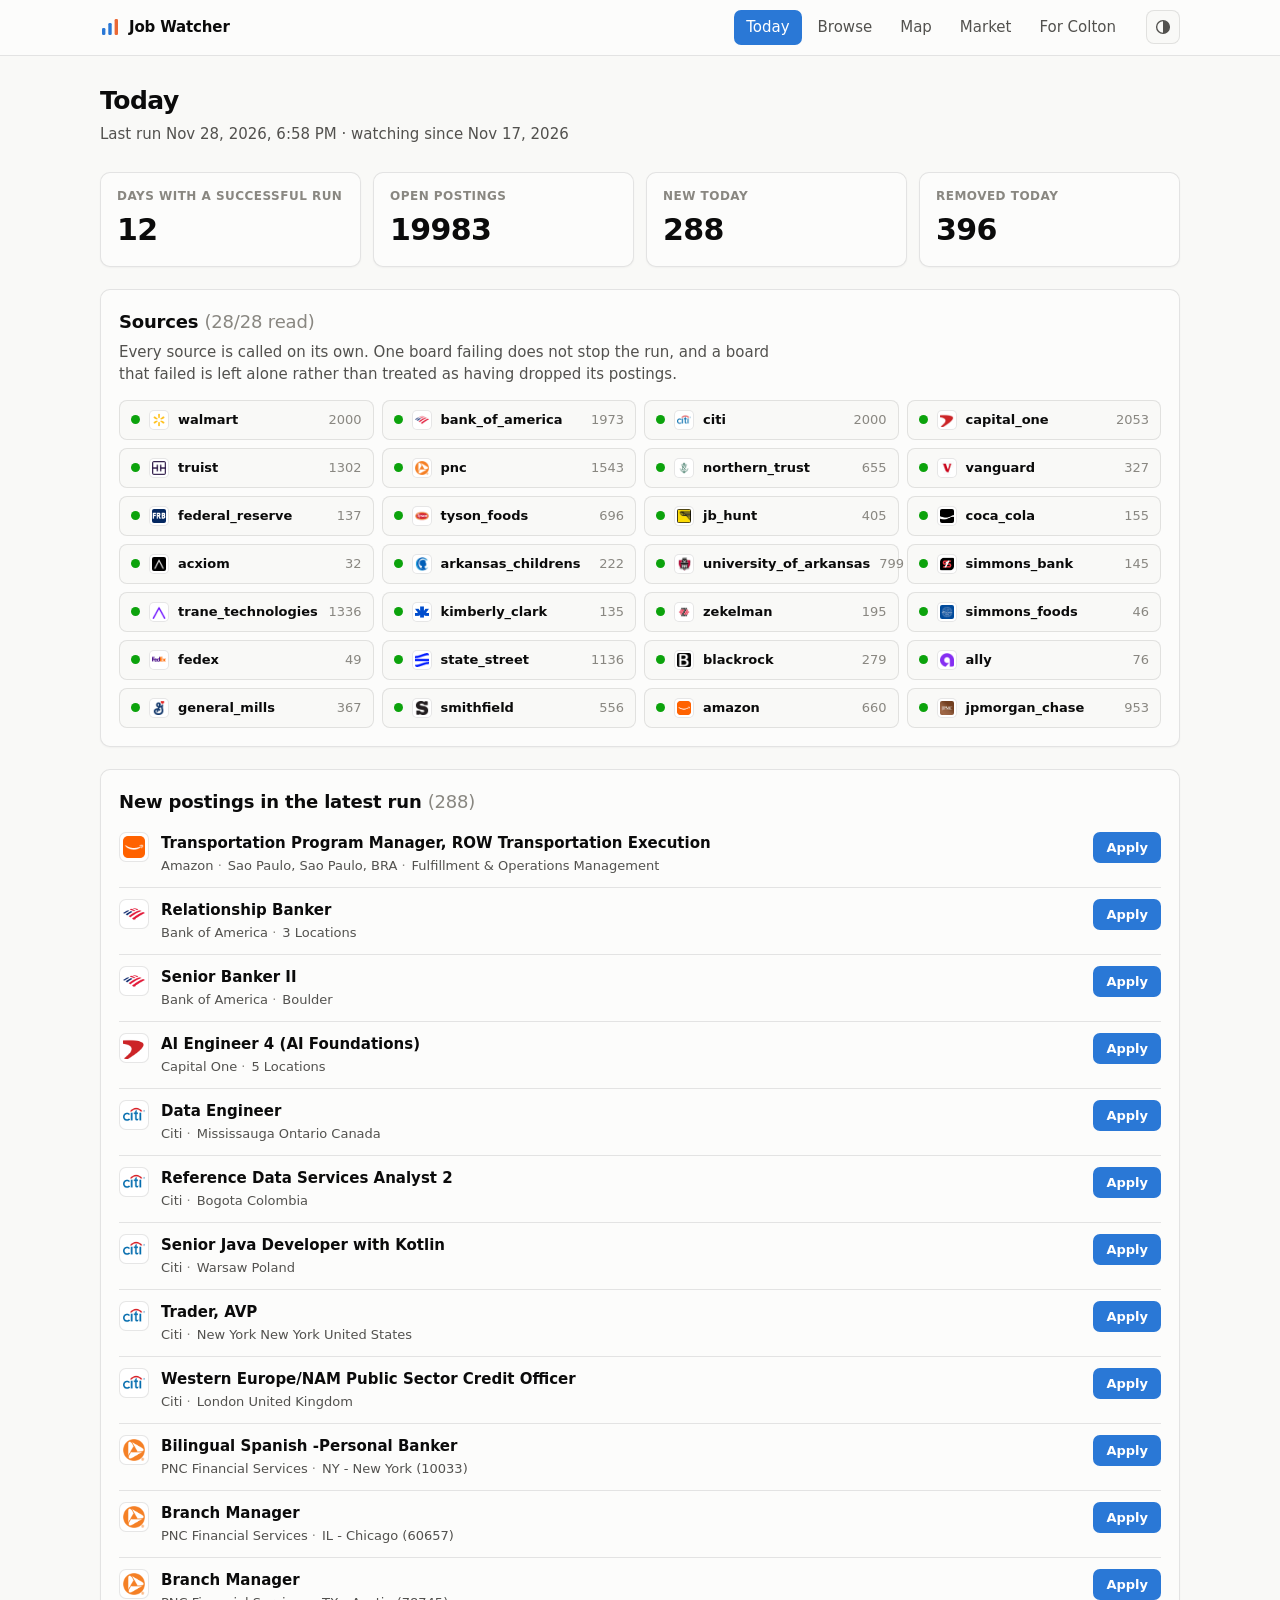
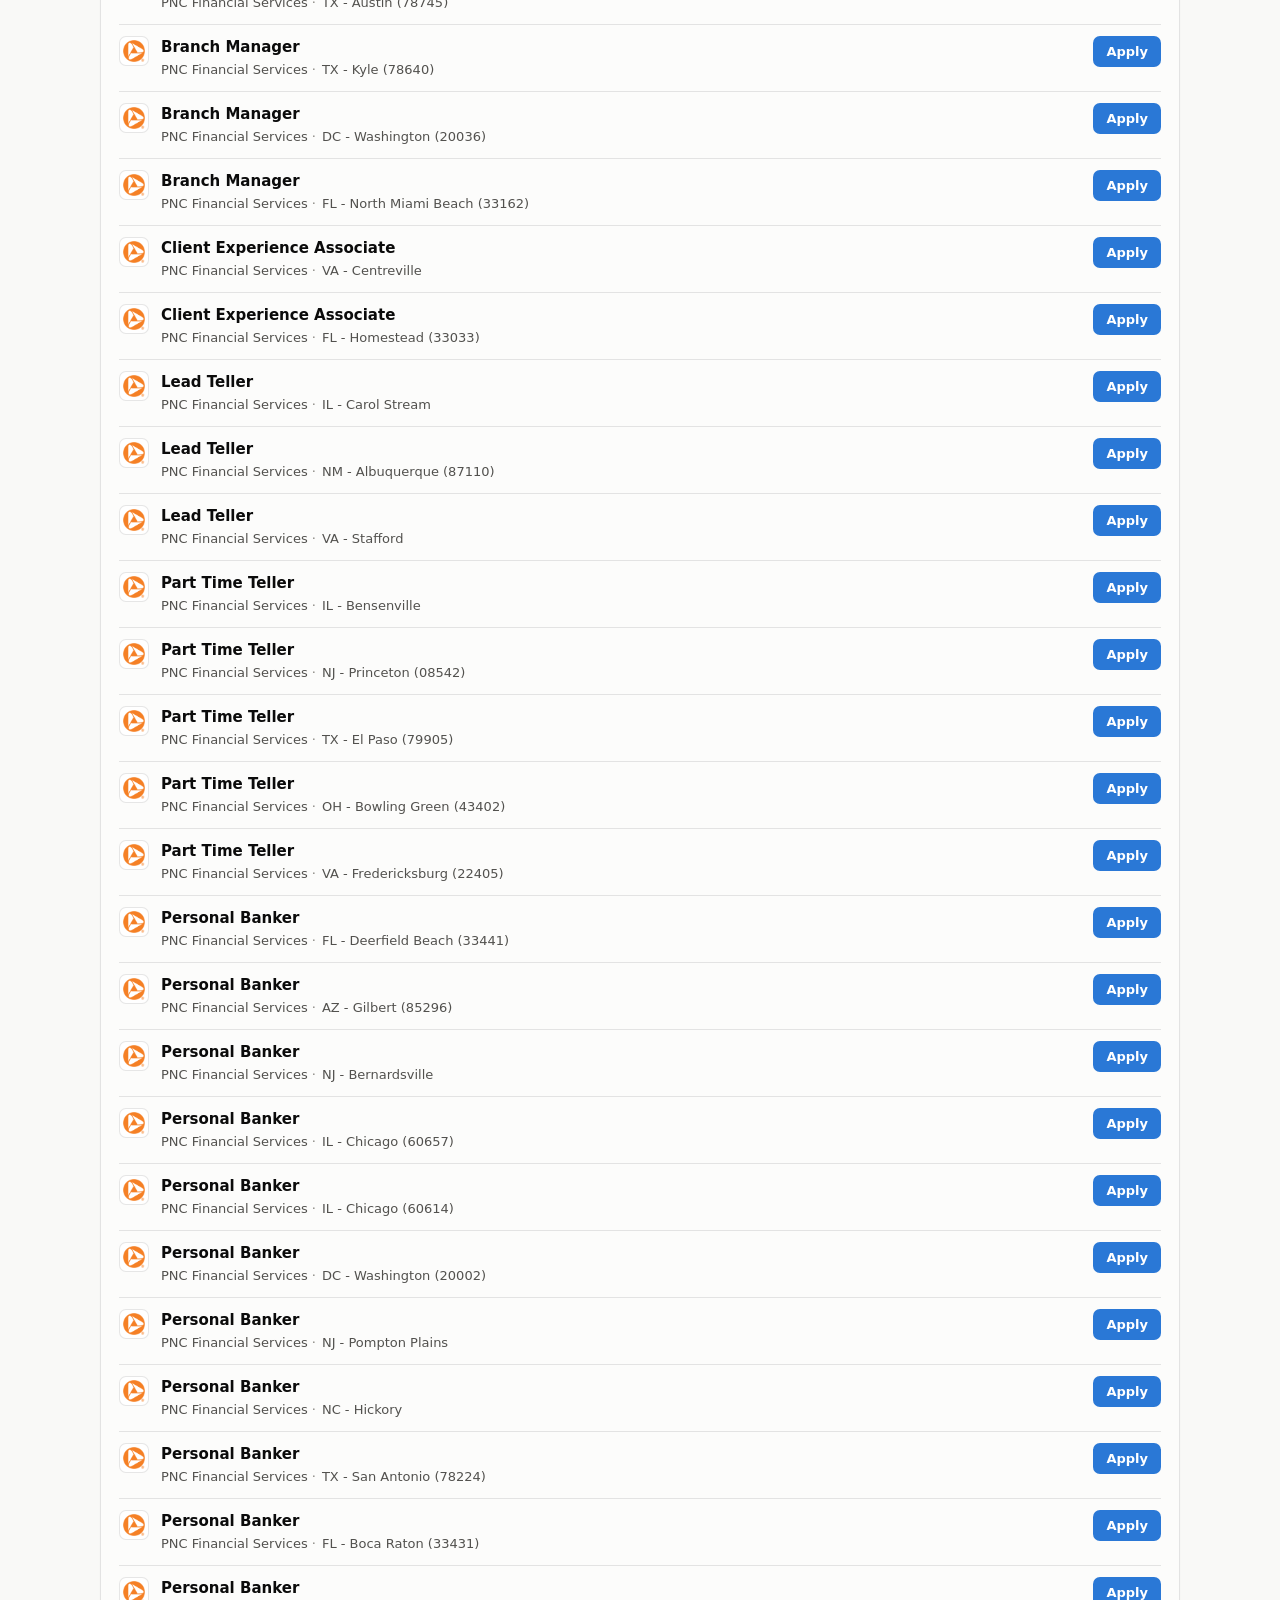
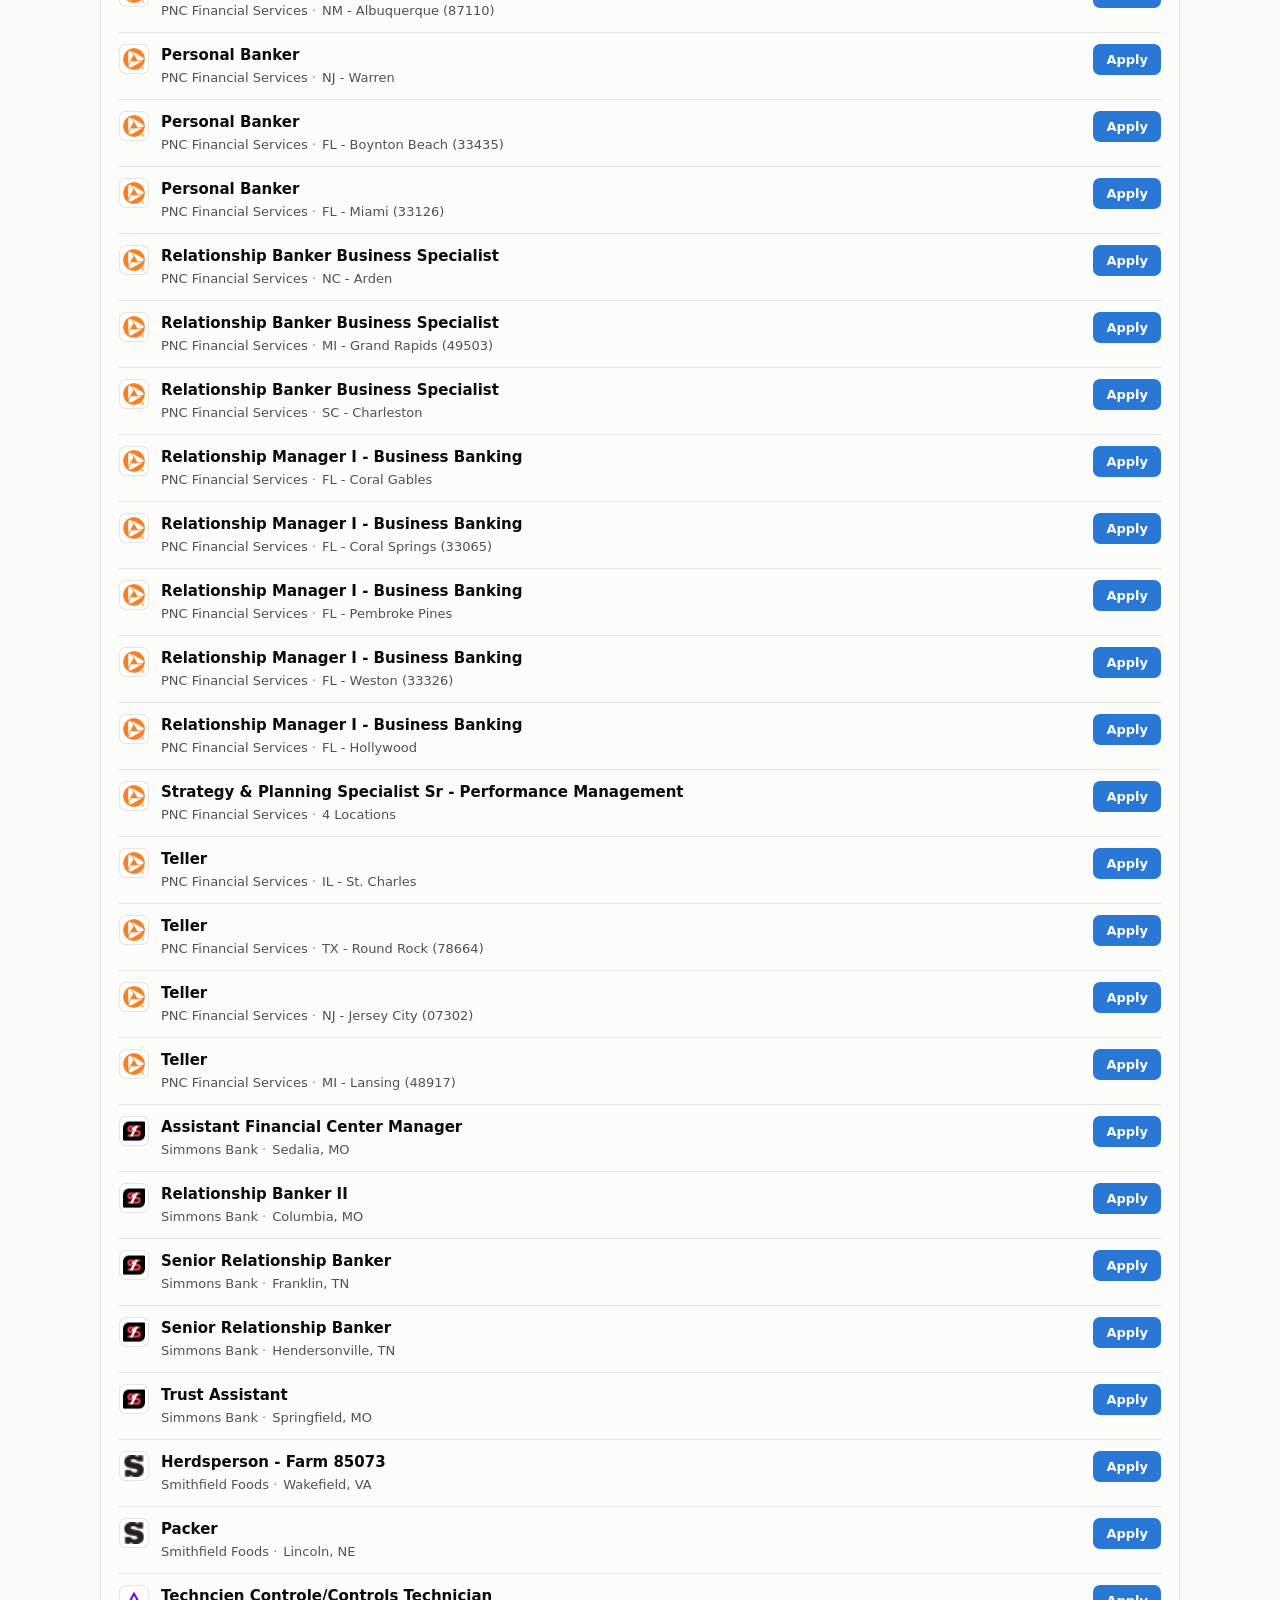
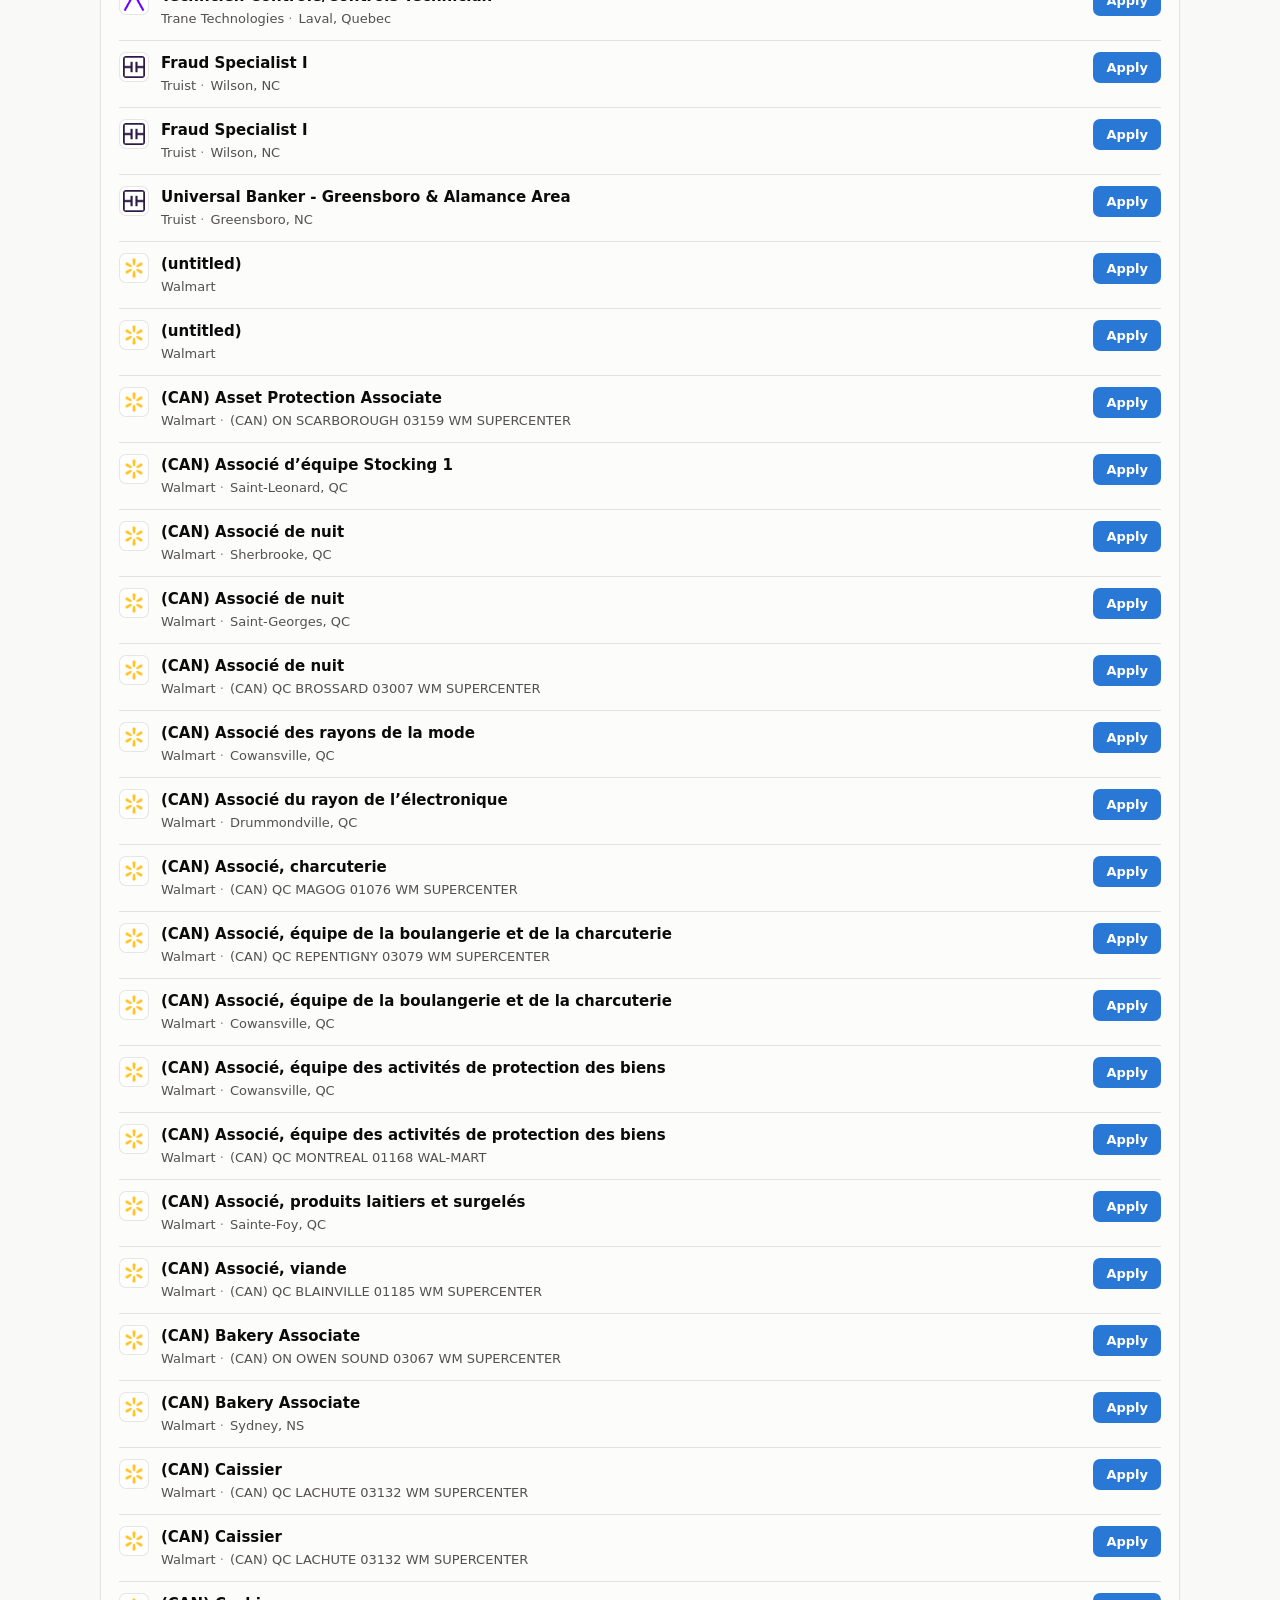
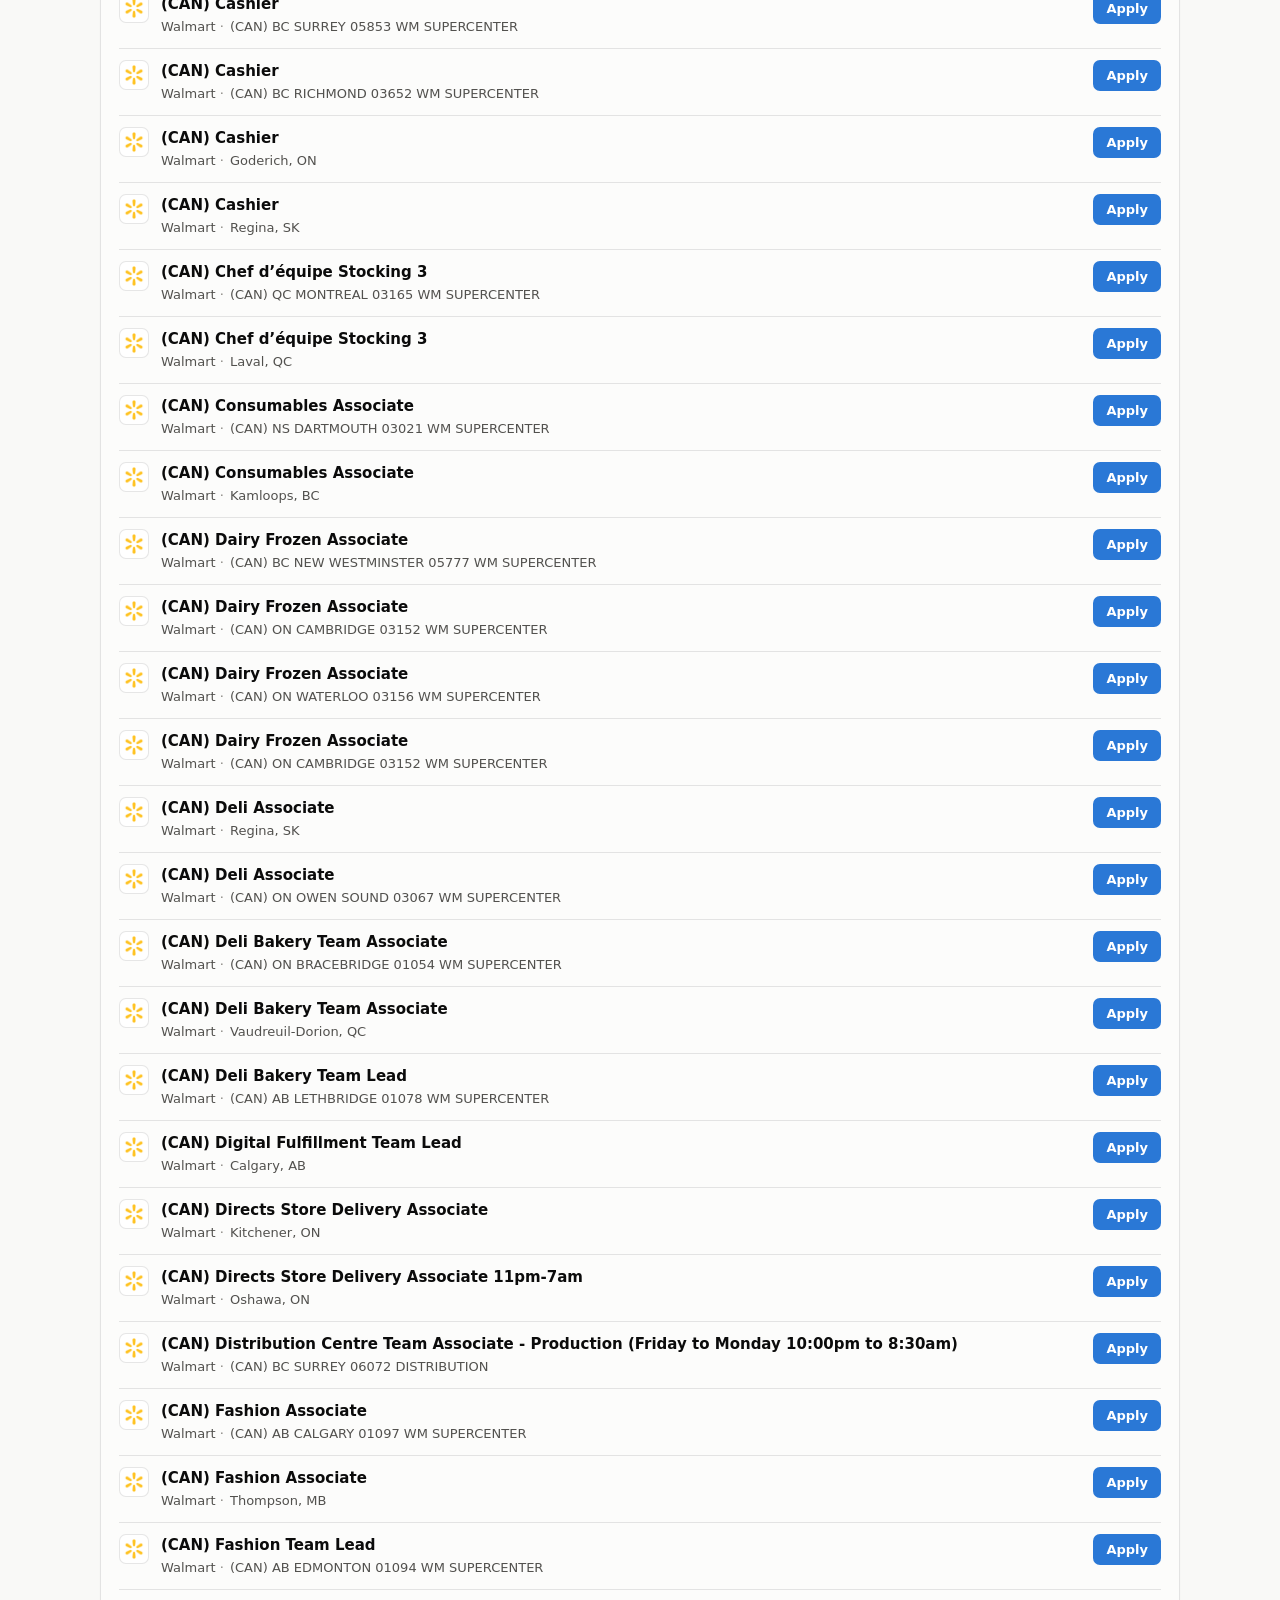
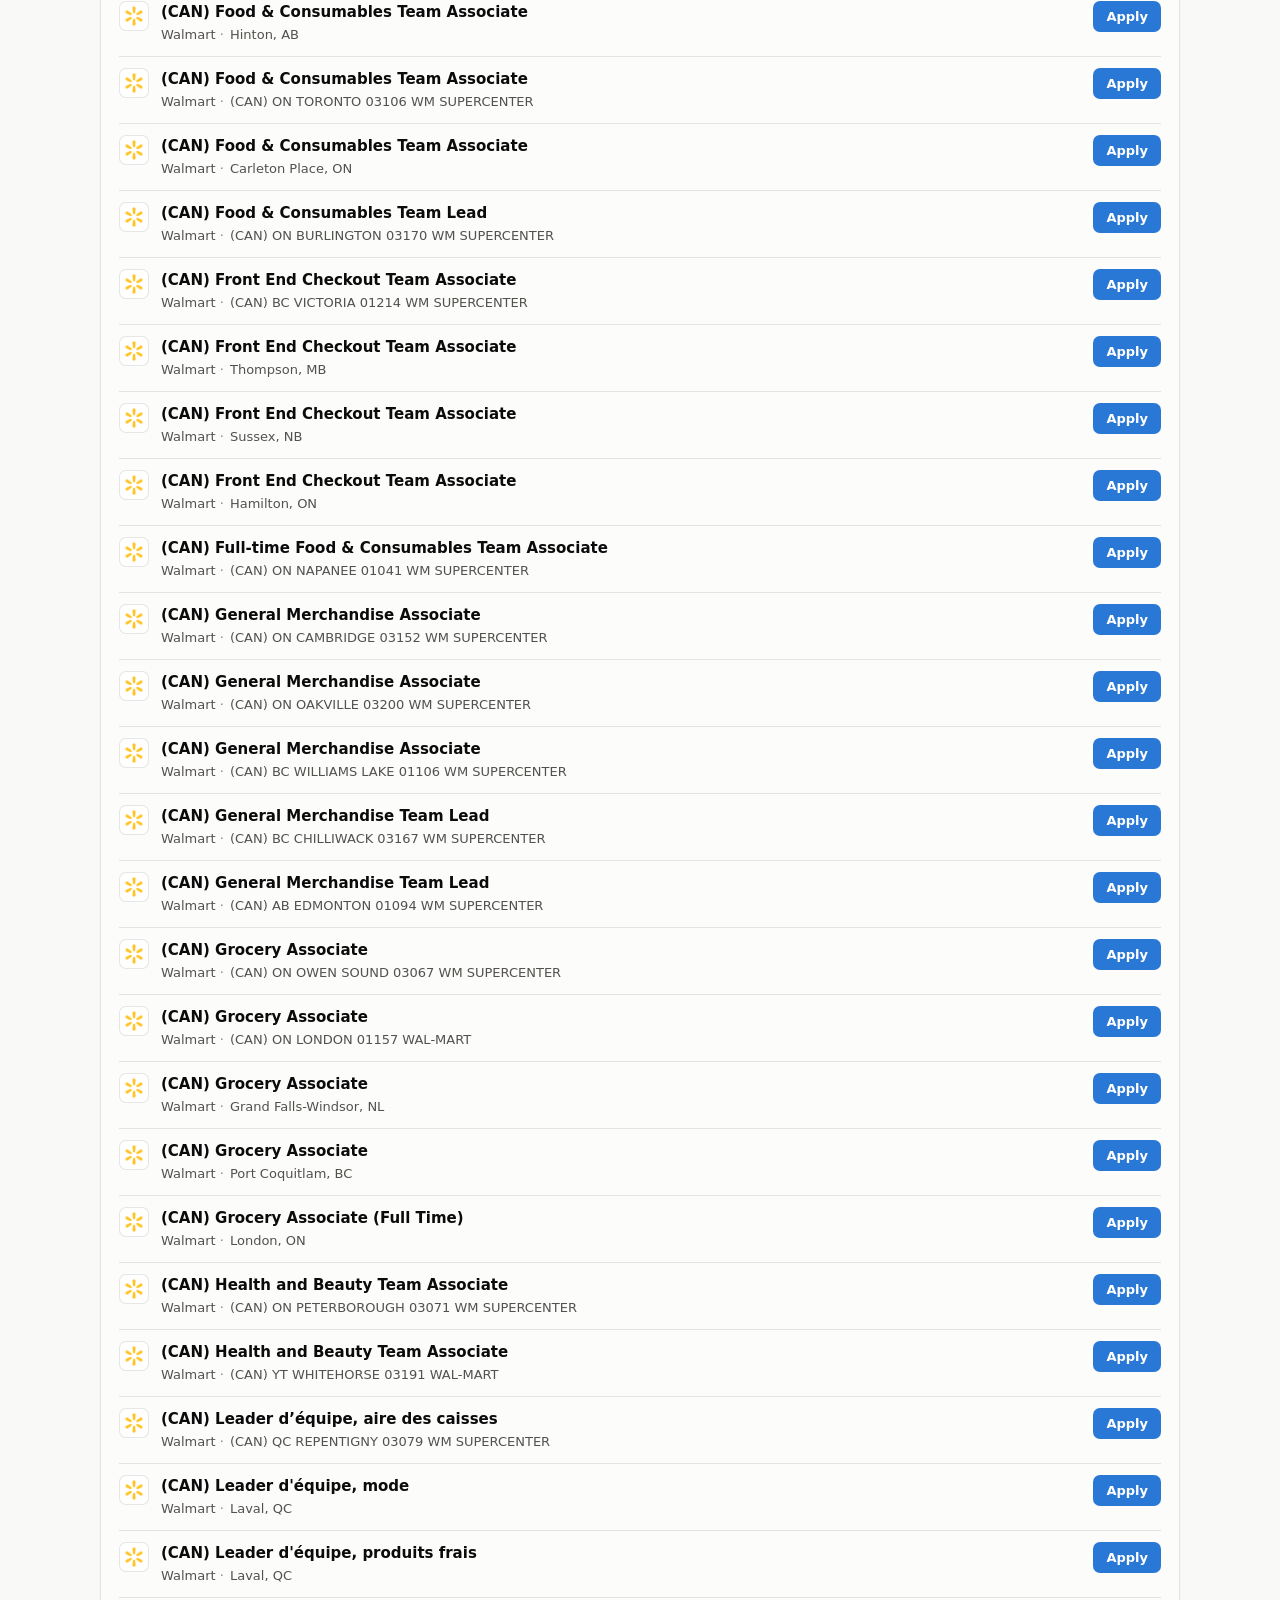
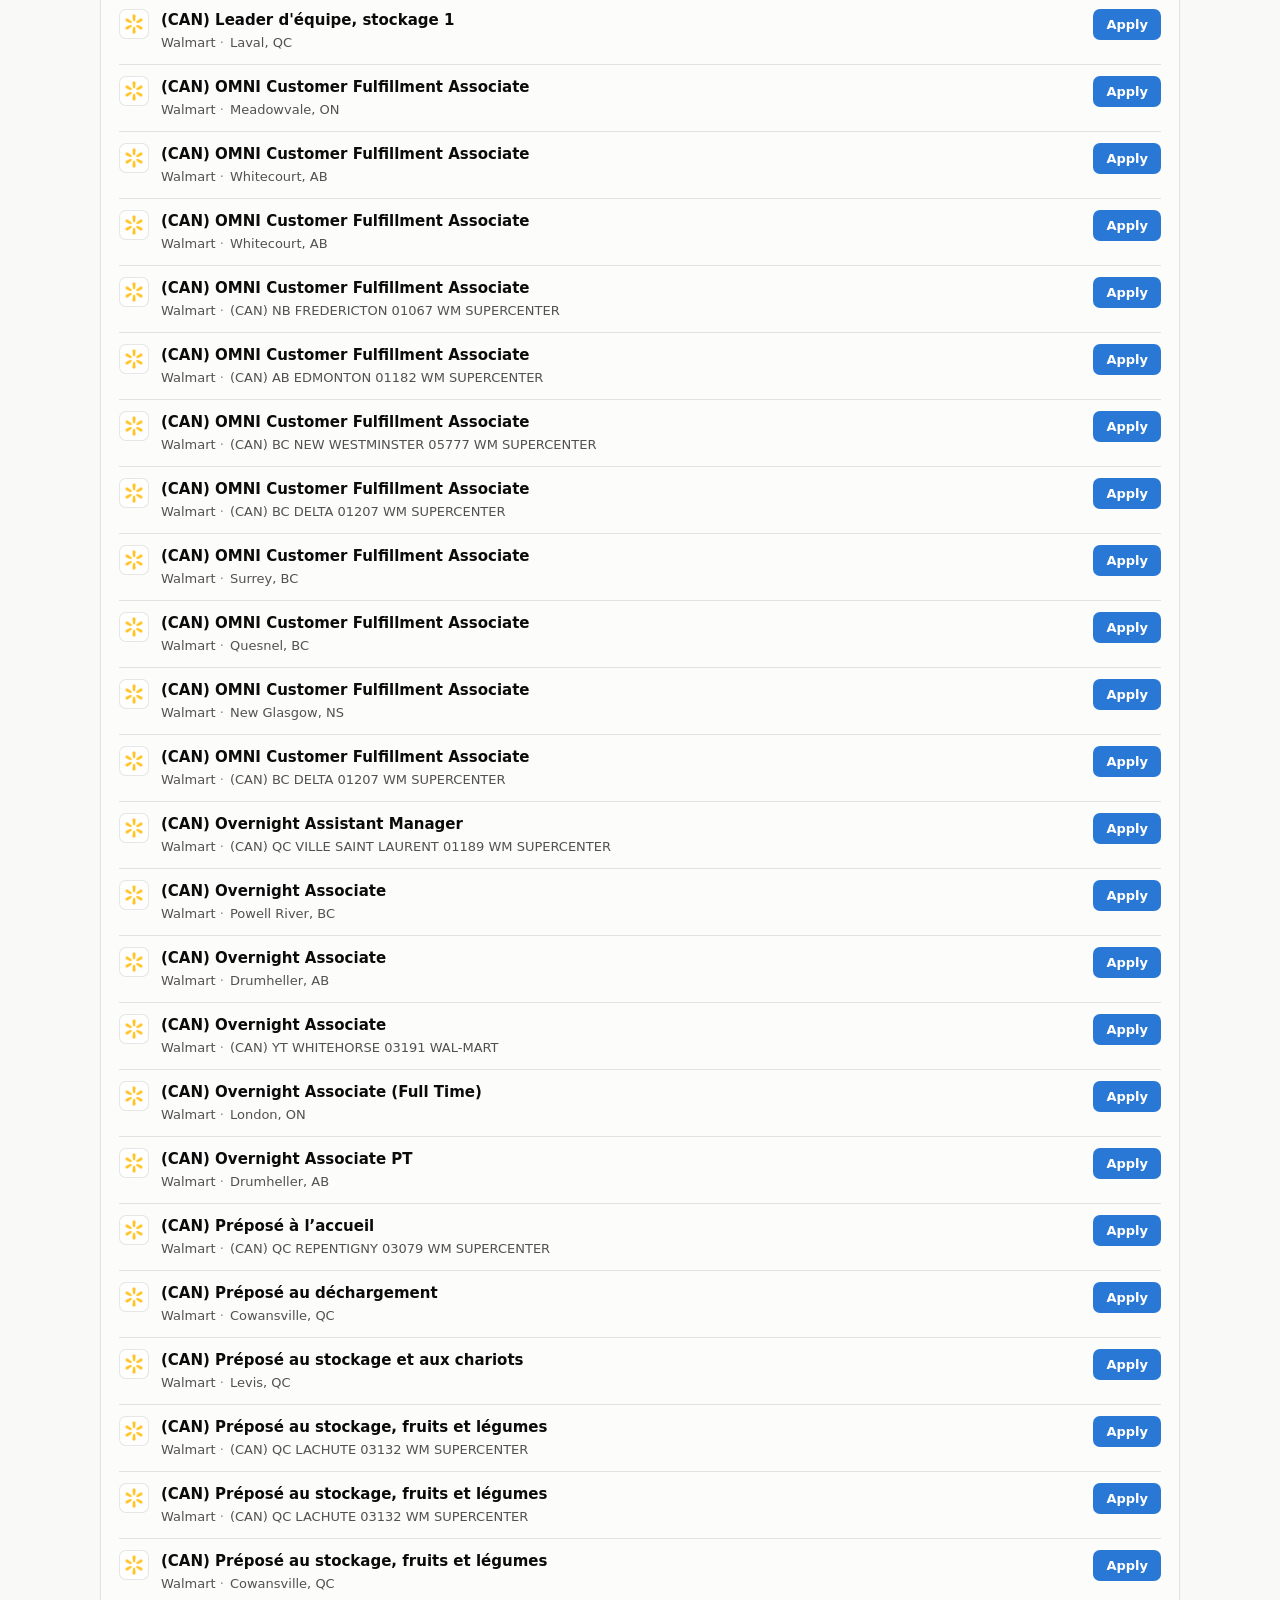
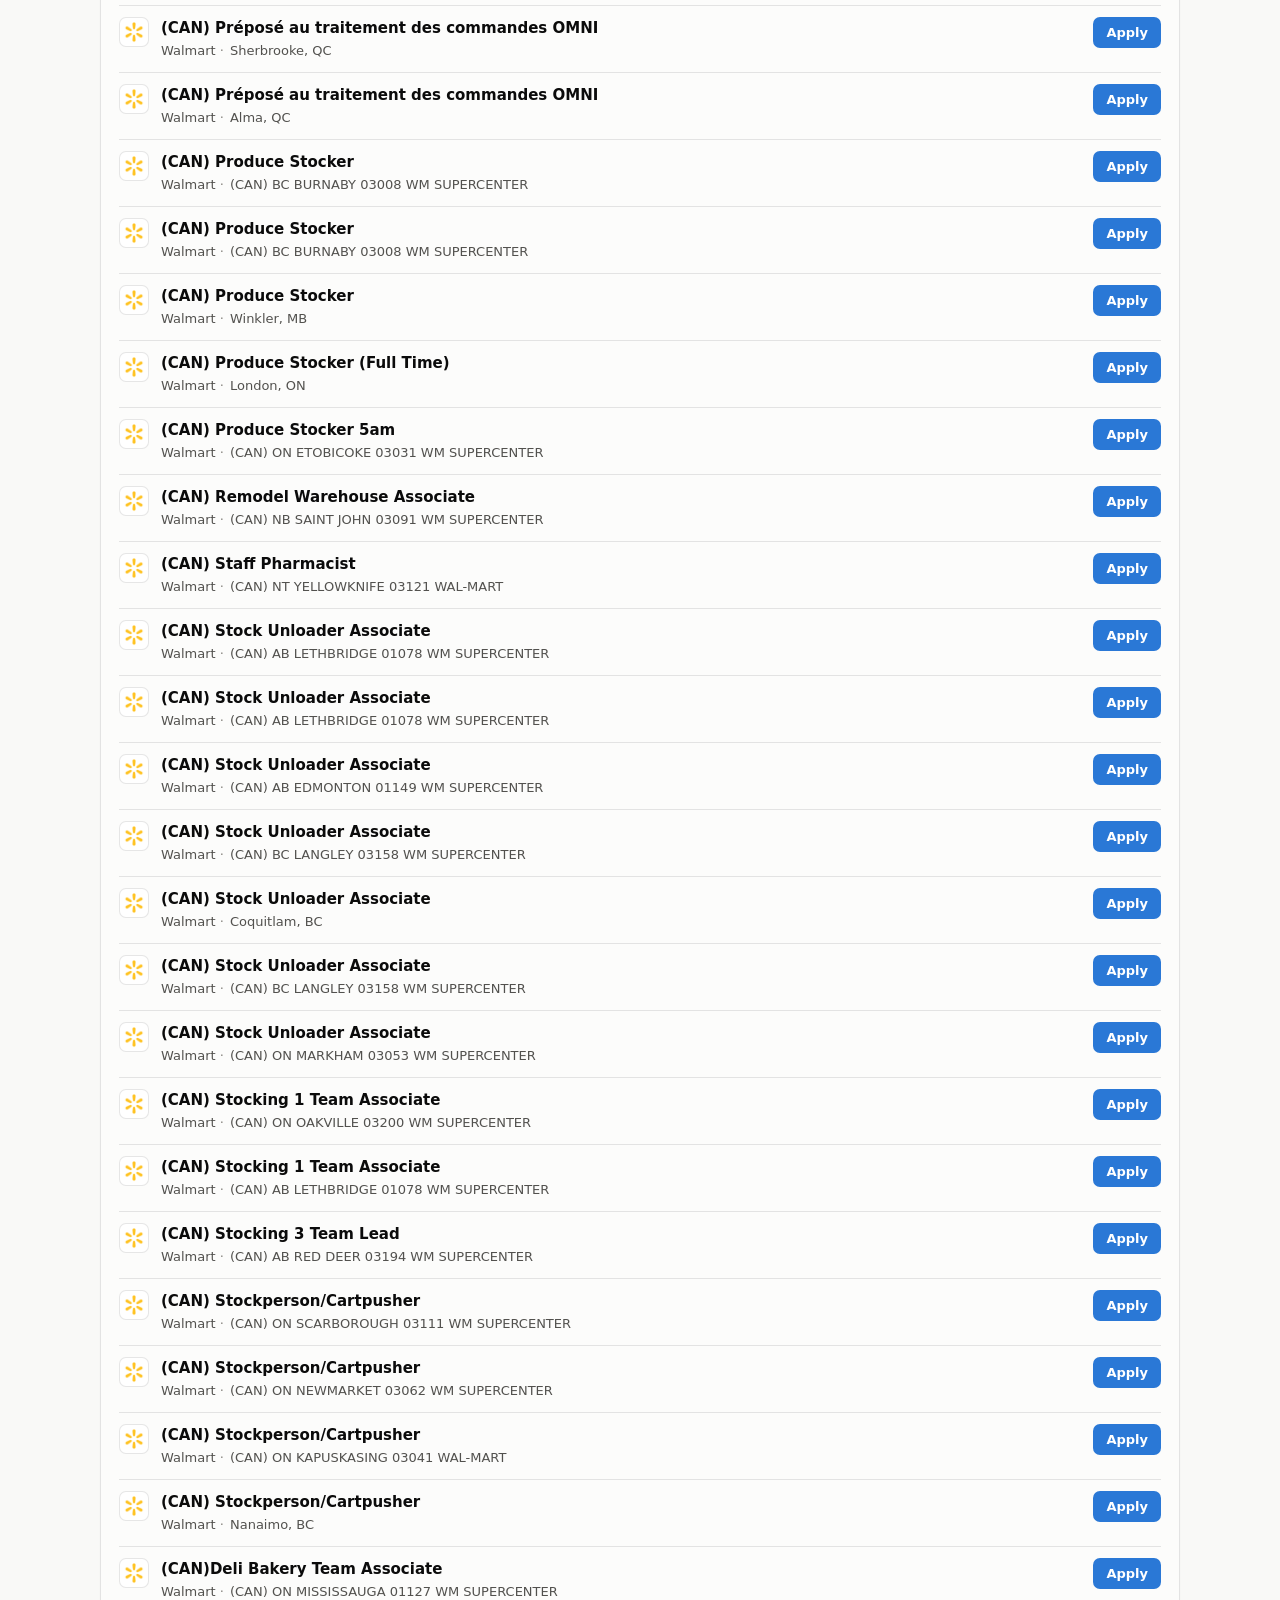
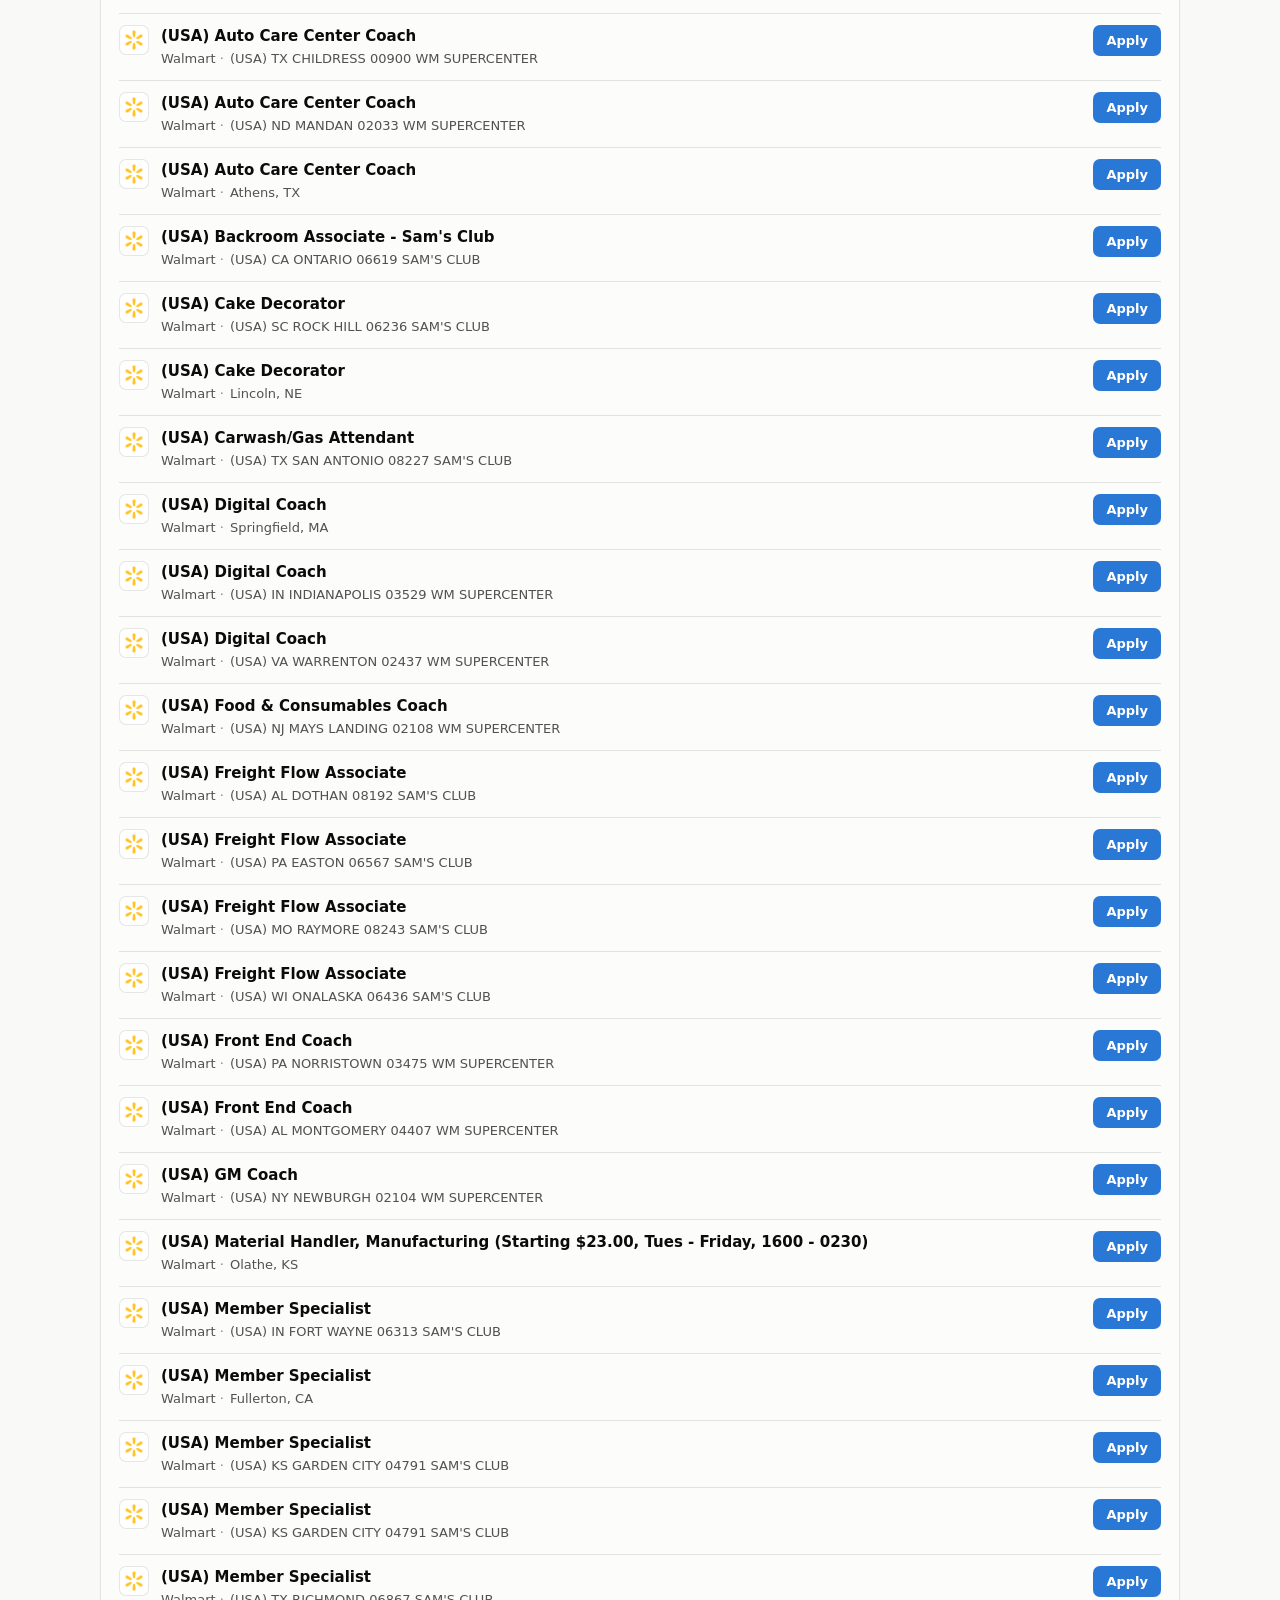
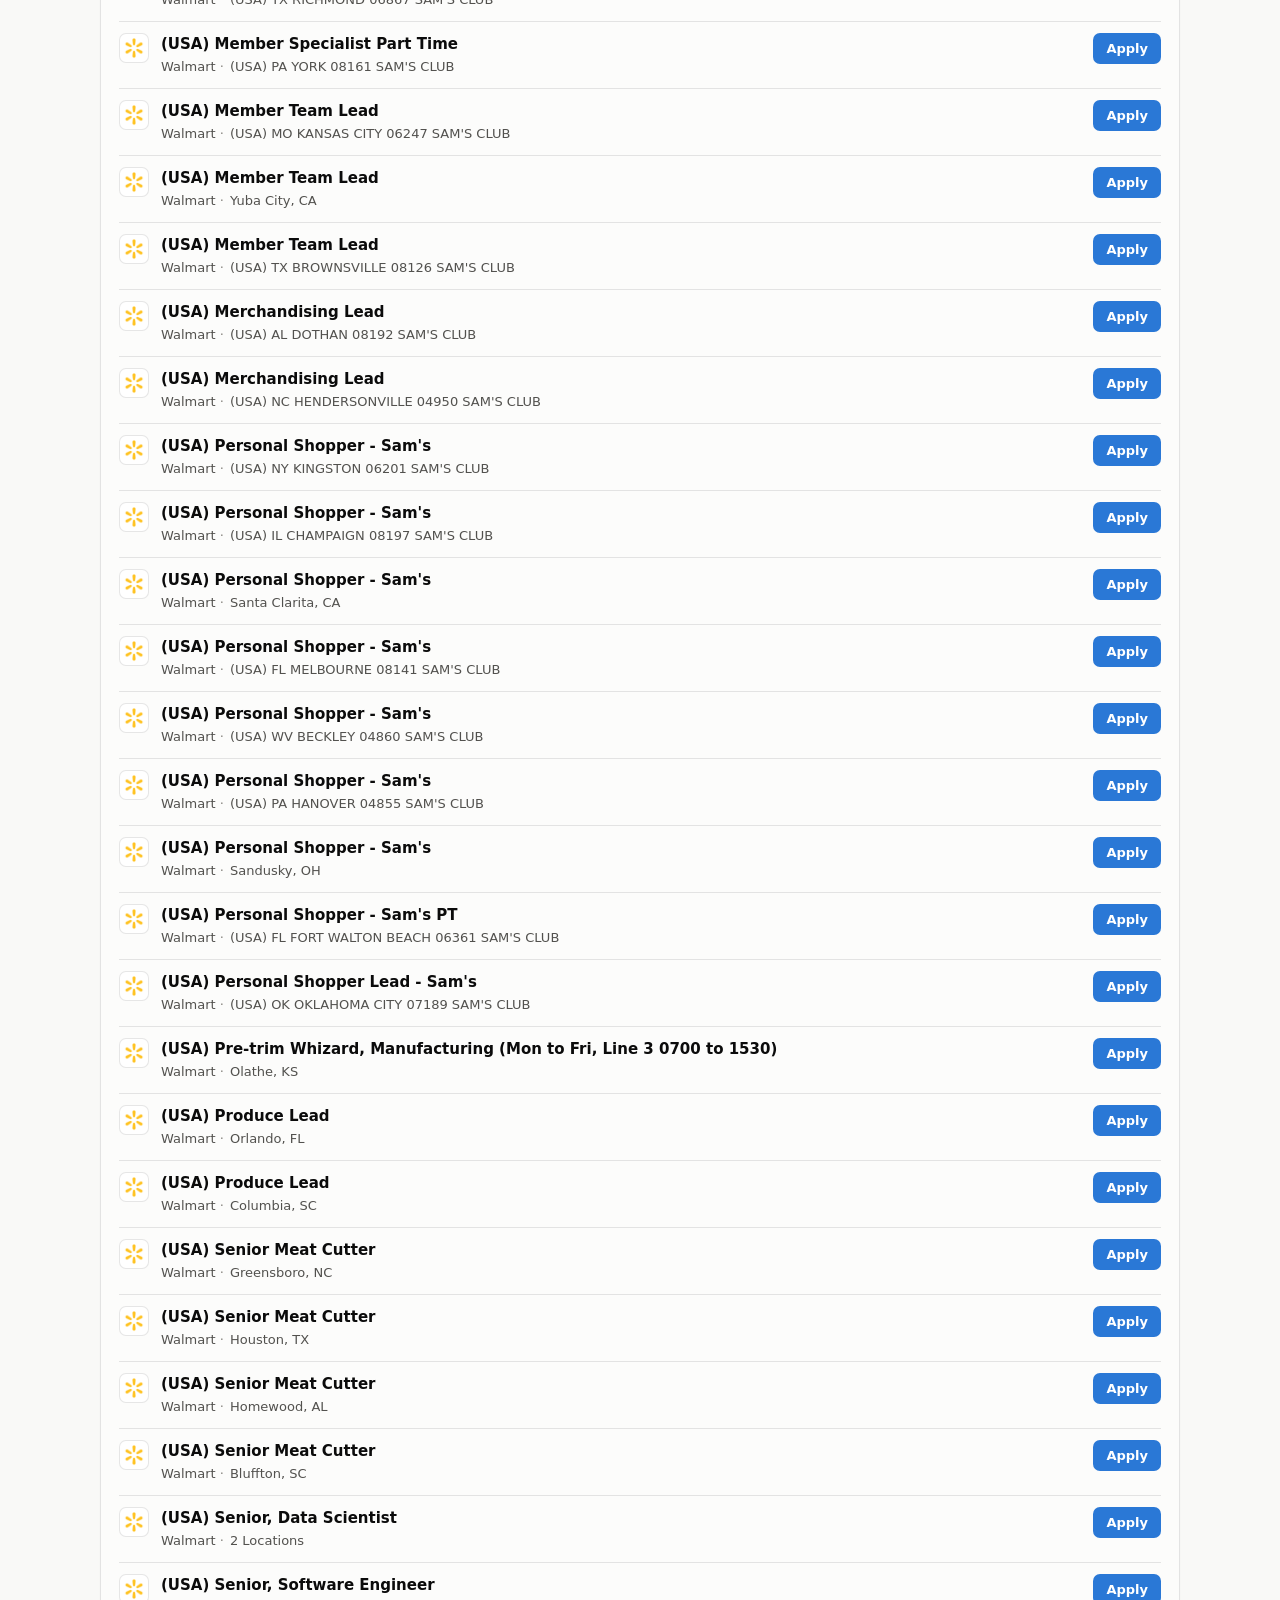
<file: index.html>
<!doctype html>
<html lang="en">
<head>
<meta charset="utf-8">
<meta name="viewport" content="width=device-width, initial-scale=1">
<title>Today · Job Watcher</title>
<meta name="description" content="What changed today across the analyst job boards this tool watches.">
<meta name="theme-color" content="#2a78d6">
<link rel="manifest" href="./manifest.webmanifest">
<link rel="icon" href="./assets/icon.svg" type="image/svg+xml">
<link rel="apple-touch-icon" href="./assets/icon-192.png">
<link rel="stylesheet" href="./assets/style.css">
<script>
/* Stamp the saved theme before the first paint, so a reader who chose a theme
   never sees the other one flash first. Kept inline and tiny on purpose: a
   deferred module would run too late to prevent that flash. */
(function () {
  try {
    var t = localStorage.getItem("jobwatcher.theme");
    if (t === "light" || t === "dark") {
      document.documentElement.setAttribute("data-theme", t);
    }
  } catch (e) {}
})();
</script>
</head>
<body>

<header class="topbar">
  <div class="topbar-inner">
    <span class="brand">
      <svg width="20" height="20" viewBox="0 0 20 20" aria-hidden="true">
        <rect x="2" y="11" width="3.4" height="7" rx="1.3" fill="#2a78d6"/>
        <rect x="8.3" y="6" width="3.4" height="12" rx="1.3" fill="#2a78d6"/>
        <rect x="14.6" y="2" width="3.4" height="16" rx="1.3" fill="#eb6834"/>
      </svg>
      Job Watcher
    </span>
    <nav class="nav">
      <a href="index.html">Today</a>
      <a href="browse.html">Browse</a>
      <a href="map.html">Map</a>
      <a href="market.html">Market</a>
      <a href="colton.html">For Colton</a>
    </nav>
    <span class="offline-flag">Offline — showing last loaded data</span>
    <button class="theme-toggle" id="theme-toggle" type="button"
            title="Theme" aria-label="Change theme"></button>
  </div>
</header>

<main>
  <h1>Today</h1>
  <p class="sub" id="runline">Loading…</p>

  <div id="page">
    <p class="loading">Loading the history and status files…</p>
  </div>
</main>

<footer>
  Built from <code>data/history.csv</code> and <code>data/status.json</code>, both
  read and totalled in the browser.
</footer>

<script type="module">
import {
  loadData, initChrome, showError, formatRunTime, formatDate, lastRunDate, logoHtml,
} from "./assets/data.js";
import { esc } from "./assets/charts.js";

initChrome();

const page = document.getElementById("page");
const runline = document.getElementById("runline");

/** One posting as a list item, with a link to apply. */
function postingItem(row) {
  const meta = [row.employer, row.location, row.department]
    .filter(Boolean)
    .map((part) => `<span>${esc(part)}</span>`)
    .join("");

  return `
    <li class="posting">
      ${logoHtml(row.source, row.employer)}
      <div class="body">
        <a class="title" href="${esc(row.url)}" target="_blank" rel="noopener">${esc(row.title || "(untitled)")}</a>
        <div class="meta">${meta}</div>
      </div>
      ${row.in_role ? '<span class="pill role">In role</span>' : ""}
      <a class="apply" href="${esc(row.url)}" target="_blank" rel="noopener">Apply</a>
    </li>`;
}

function listSection(heading, rows, emptyText) {
  // In-role postings first, then the rest.
  const sorted = [...rows].sort(
    (a, b) =>
      Number(b.in_role) - Number(a.in_role) ||
      a.employer.localeCompare(b.employer) ||
      a.title.localeCompare(b.title),
  );
  const body = sorted.length
    ? `<ul class="postings">${sorted.map(postingItem).join("")}</ul>`
    : `<p class="empty">${esc(emptyText)}</p>`;
  return `
    <section class="card">
      <h2>${esc(heading)} <span style="color:var(--muted);font-weight:500">(${rows.length})</span></h2>
      ${body}
    </section>`;
}

function tile(label, value) {
  return `<div class="tile"><div class="label">${esc(label)}</div><div class="value">${esc(value)}</div></div>`;
}

function sourceChip(source) {
  return `
    <div class="source ${source.ok ? "ok" : "bad"}">
      <span class="dot" aria-hidden="true"></span>
      ${logoHtml(source.name, source.name)}
      <span class="nm">${esc(source.name)}</span>
      <span class="ct">${source.ok ? `${source.count}` : "failed"}</span>
    </div>`;
}

try {
  const { history, status } = await loadData();
  const runDate = lastRunDate(history);

  runline.textContent =
    `Last run ${formatRunTime(status.run_time)} · watching since ` +
    `${formatDate(status.first_run_date)}`;

  // The two lists come from the history file, so they always agree with it.
  const newToday = history.filter((r) => r.first_seen === runDate && !r.first_run);
  const removedToday = history.filter((r) => r.removed_date === runDate);

  const ok = status.sources.filter((s) => s.ok).length;

  page.innerHTML = `
    <div class="tiles">
      ${tile("Days with a successful run", status.days_with_success)}
      ${tile("Open postings", status.open)}
      ${tile("New today", status.new_today)}
      ${tile("Removed today", status.removed_today)}
    </div>

    <section class="card">
      <h2>Sources <span style="color:var(--muted);font-weight:500">(${ok}/${status.sources.length} read)</span></h2>
      <p class="finding">
        Every source is called on its own. One board failing does not stop the
        run, and a board that failed is left alone rather than treated as having
        dropped its postings.
      </p>
      <div class="sources">${status.sources.map(sourceChip).join("")}</div>
    </section>

    ${listSection("New postings in the latest run", newToday, "No new postings in the latest run.")}
    ${listSection("Removed postings in the latest run", removedToday, "No postings removed in the latest run.")}
  `;
} catch (error) {
  runline.textContent = "";
  showError(page, error);
}
</script>

</body>
</html>
</file>
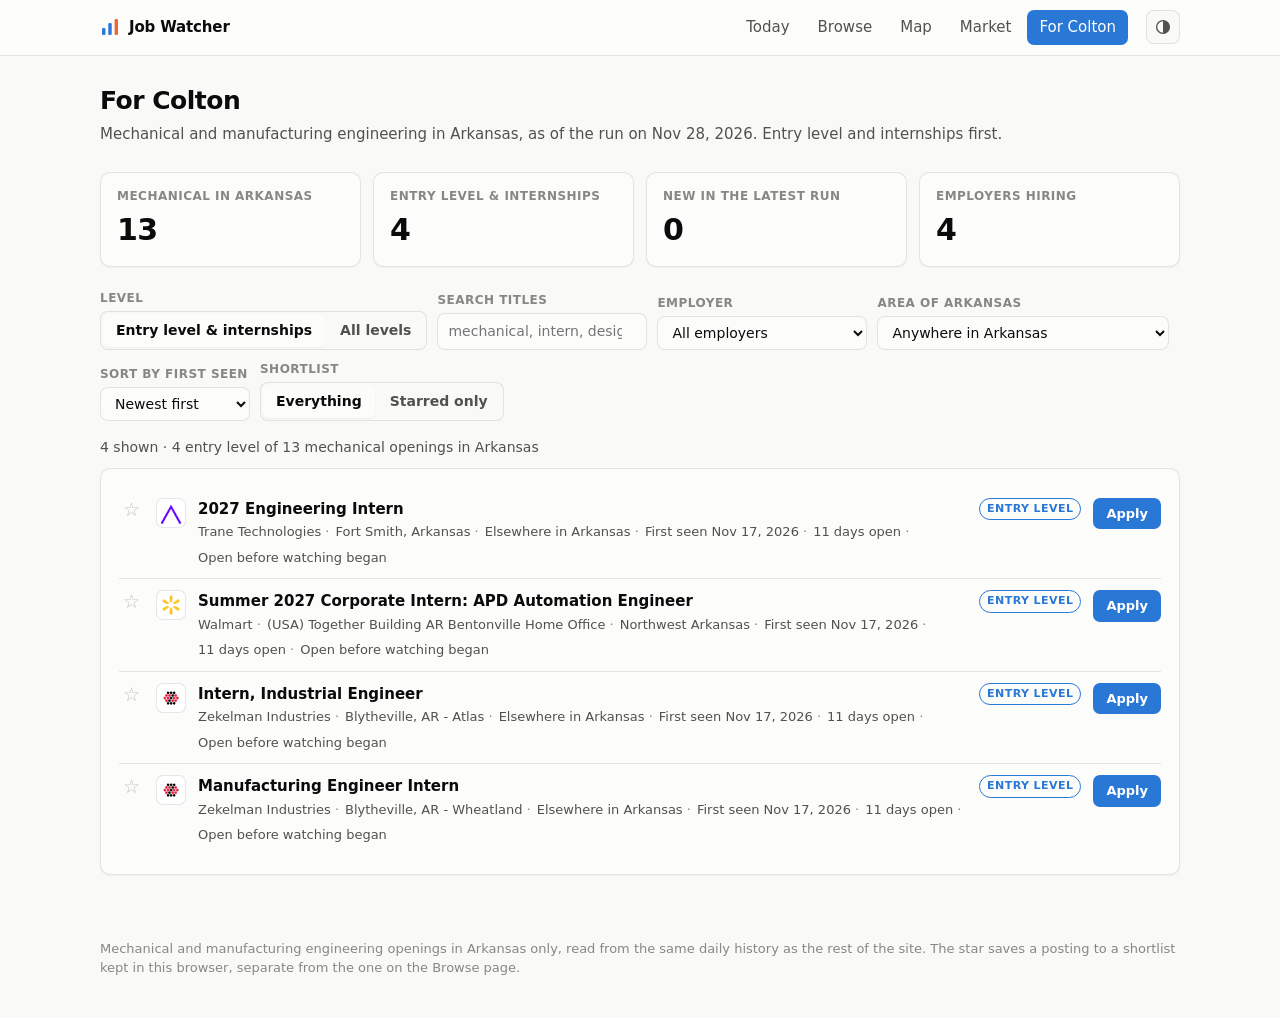
<file: colton.html>
<!doctype html>
<html lang="en">
<head>
<meta charset="utf-8">
<meta name="viewport" content="width=device-width, initial-scale=1">
<title>For Colton · Job Watcher</title>
<meta name="description" content="Mechanical engineering openings in Arkansas, weighted towards internships and entry-level roles.">
<meta name="theme-color" content="#2a78d6">
<link rel="manifest" href="./manifest.webmanifest">
<link rel="icon" href="./assets/icon.svg" type="image/svg+xml">
<link rel="apple-touch-icon" href="./assets/icon-192.png">
<link rel="stylesheet" href="./assets/style.css">
<script>
/* Stamp the saved theme before the first paint, so a reader who chose a theme
   never sees the other one flash first. Kept inline and tiny on purpose: a
   deferred module would run too late to prevent that flash. */
(function () {
  try {
    var t = localStorage.getItem("jobwatcher.theme");
    if (t === "light" || t === "dark") {
      document.documentElement.setAttribute("data-theme", t);
    }
  } catch (e) {}
})();
</script>
</head>
<body>

<header class="topbar">
  <div class="topbar-inner">
    <span class="brand">
      <svg width="20" height="20" viewBox="0 0 20 20" aria-hidden="true">
        <rect x="2" y="11" width="3.4" height="7" rx="1.3" fill="#2a78d6"/>
        <rect x="8.3" y="6" width="3.4" height="12" rx="1.3" fill="#2a78d6"/>
        <rect x="14.6" y="2" width="3.4" height="16" rx="1.3" fill="#eb6834"/>
      </svg>
      Job Watcher
    </span>
    <nav class="nav">
      <a href="index.html">Today</a>
      <a href="browse.html">Browse</a>
      <a href="map.html">Map</a>
      <a href="market.html">Market</a>
      <a href="colton.html">For Colton</a>
    </nav>
    <span class="offline-flag">Offline — showing last loaded data</span>
    <button class="theme-toggle" id="theme-toggle" type="button"
            title="Theme" aria-label="Change theme"></button>
  </div>
</header>

<main>
  <h1>For Colton</h1>
  <p class="sub" id="asof">Loading…</p>

  <div id="controls" hidden>
    <div class="controls">
      <div class="field">
        <label for="level">Level</label>
        <div class="segmented" id="level" role="group" aria-label="Which levels to show">
          <button type="button" data-level="entry" aria-pressed="true">Entry level &amp; internships</button>
          <button type="button" data-level="all" aria-pressed="false">All levels</button>
        </div>
      </div>
      <div class="field">
        <label for="q">Search titles</label>
        <input type="search" id="q" placeholder="mechanical, intern, design…" autocomplete="off">
      </div>
      <div class="field">
        <label for="employer">Employer</label>
        <select id="employer"><option value="">All employers</option></select>
      </div>
      <div class="field">
        <label for="region">Area of Arkansas</label>
        <select id="region"><option value="">Anywhere in Arkansas</option></select>
      </div>
      <div class="field">
        <label for="sort">Sort by first seen</label>
        <select id="sort">
          <option value="desc">Newest first</option>
          <option value="asc">Oldest first</option>
        </select>
      </div>
      <div class="field">
        <label for="starred">Shortlist</label>
        <div class="segmented" id="starred" role="group" aria-label="Shortlist filter">
          <button type="button" data-starred="0" aria-pressed="true">Everything</button>
          <button type="button" data-starred="1" aria-pressed="false">Starred only</button>
        </div>
      </div>
    </div>
    <p class="count-line" id="count"></p>
  </div>

  <div id="page">
    <p class="loading">Loading the history file…</p>
  </div>
</main>

<footer>
  Mechanical and manufacturing engineering openings in Arkansas only, read from
  the same daily history as the rest of the site. The star saves a posting to a
  shortlist kept in this browser, separate from the one on the Browse page.
</footer>

<script type="module">
import {
  loadData, initChrome, showError, formatDate, lastRunDate, isOpen, daysOpen, logoHtml,
} from "./assets/data.js";
import { esc } from "./assets/charts.js";

initChrome();

const page = document.getElementById("page");
const controls = document.getElementById("controls");
const asof = document.getElementById("asof");

// Kept in step with jobwatcher/region.py.
const ARKANSAS = ["Northwest Arkansas", "Little Rock", "Arkansas"];
const AREA_LABELS = {
  "Northwest Arkansas": "Northwest Arkansas",
  "Little Rock": "Little Rock and central Arkansas",
  "Arkansas": "Elsewhere in Arkansas",
};

/* ---- shortlist, its own, kept in this browser ----------------------- */

const STORE = "jobwatcher.colton.shortlist";

function readShortlist() {
  try {
    const raw = localStorage.getItem(STORE);
    return new Set(raw ? JSON.parse(raw) : []);
  } catch {
    return new Set();
  }
}

function writeShortlist(set) {
  try {
    localStorage.setItem(STORE, JSON.stringify([...set]));
  } catch {
    /* The page keeps working without a saved shortlist. */
  }
}

const shortlist = readShortlist();

/* ---- state ----------------------------------------------------------- */

const state = {
  level: "entry", q: "", employer: "", region: "", sort: "desc", starred: false,
};

let mechanical = [];
let runDate = "";

function matches(row) {
  if (state.level === "entry" && !row.entry_level) return false;
  if (state.starred && !shortlist.has(row.posting_id)) return false;
  if (state.employer && row.employer !== state.employer) return false;
  if (state.region && row.region !== state.region) return false;
  if (state.q && !row.title.toLowerCase().includes(state.q)) return false;
  return true;
}

function postingItem(row) {
  const days = daysOpen(row, runDate);
  const starred = shortlist.has(row.posting_id);
  const meta = [
    row.employer,
    row.location,
    AREA_LABELS[row.region] || row.region,
    row.department,
    `First seen ${formatDate(row.first_seen)}`,
    days === null ? "" : `${days} ${days === 1 ? "day" : "days"} open`,
    row.first_run ? "Open before watching began" : "",
  ]
    .filter(Boolean)
    .map((part) => `<span>${esc(part)}</span>`)
    .join("");

  return `
    <li class="posting">
      <button class="star" type="button" aria-pressed="${starred}"
              data-id="${esc(row.posting_id)}"
              aria-label="${starred ? "Remove from" : "Add to"} shortlist">${starred ? "★" : "☆"}</button>
      ${logoHtml(row.source, row.employer)}
      <div class="body">
        <a class="title" href="${esc(row.url)}" target="_blank" rel="noopener">${esc(row.title || "(untitled)")}</a>
        <div class="meta">${meta}</div>
      </div>
      ${row.entry_level ? '<span class="pill role">Entry level</span>' : ""}
      <a class="apply" href="${esc(row.url)}" target="_blank" rel="noopener">Apply</a>
    </li>`;
}

function render() {
  const rows = mechanical.filter(matches);
  const direction = state.sort === "asc" ? 1 : -1;
  rows.sort(
    (a, b) =>
      // Entry-level roles first, since that is what this page is for.
      Number(b.entry_level) - Number(a.entry_level) ||
      direction * a.first_seen.localeCompare(b.first_seen) ||
      a.employer.localeCompare(b.employer) ||
      a.title.localeCompare(b.title),
  );

  const entryTotal = mechanical.filter((r) => r.entry_level).length;
  document.getElementById("count").textContent =
    `${rows.length} shown · ${entryTotal} entry level of ` +
    `${mechanical.length} mechanical openings in Arkansas` +
    (shortlist.size ? ` · ${shortlist.size} starred` : "");

  if (rows.length) {
    page.innerHTML =
      `<section class="card"><ul class="postings">${rows.map(postingItem).join("")}</ul></section>`;
    return;
  }

  // An empty page here is normal rather than broken: Arkansas is a small
  // market for this work, so say so plainly.
  page.innerHTML = `
    <section class="card">
      <p class="empty">
        ${state.level === "entry"
          ? "No entry-level or internship postings match right now. Mechanical engineering openings in Arkansas are few, and internships cluster in the autumn for the following summer — try <strong>All levels</strong>, or check back tomorrow."
          : "Nothing matches these filters."}
      </p>
    </section>`;
}

/* ---- wiring ---------------------------------------------------------- */

page.addEventListener("click", (event) => {
  const button = event.target.closest(".star");
  if (!button) return;
  const id = button.dataset.id;
  if (shortlist.has(id)) shortlist.delete(id);
  else shortlist.add(id);
  writeShortlist(shortlist);
  render();
});

function segmented(id, apply) {
  const group = document.getElementById(id);
  group.addEventListener("click", (event) => {
    const button = event.target.closest("button");
    if (!button) return;
    group.querySelectorAll("button").forEach((b) => {
      b.setAttribute("aria-pressed", String(b === button));
    });
    apply(button);
    render();
  });
}

function tile(label, value) {
  return `<div class="tile"><div class="label">${esc(label)}</div><div class="value">${esc(value)}</div></div>`;
}

try {
  const { history } = await loadData();
  runDate = lastRunDate(history);

  mechanical = history.filter(
    (r) => isOpen(r) && r.mech_role && ARKANSAS.includes(r.region),
  );

  const entryTotal = mechanical.filter((r) => r.entry_level).length;
  const newToday = mechanical.filter(
    (r) => r.first_seen === runDate && !r.first_run,
  ).length;

  asof.textContent =
    `Mechanical and manufacturing engineering in Arkansas, as of the run on ` +
    `${formatDate(runDate)}. Entry level and internships first.`;

  const tiles = document.createElement("div");
  tiles.className = "tiles";
  tiles.innerHTML =
    tile("Mechanical in Arkansas", mechanical.length) +
    tile("Entry level & internships", entryTotal) +
    tile("New in the latest run", newToday) +
    tile("Employers hiring", new Set(mechanical.map((r) => r.employer)).size);
  controls.parentNode.insertBefore(tiles, controls);

  const counts = (key) => {
    const map = new Map();
    for (const row of mechanical) {
      const value = row[key];
      if (value) map.set(value, (map.get(value) || 0) + 1);
    }
    return [...map.entries()]
      .map(([label, value]) => ({ label, value }))
      .sort((a, b) => b.value - a.value || a.label.localeCompare(b.label));
  };

  const employerSelect = document.getElementById("employer");
  for (const { label, value } of counts("employer")) {
    const option = document.createElement("option");
    option.value = label;
    option.textContent = `${label} (${value})`;
    employerSelect.append(option);
  }

  const regionSelect = document.getElementById("region");
  const regionCounts = new Map(counts("region").map((d) => [d.label, d.value]));
  for (const name of ARKANSAS) {
    const option = document.createElement("option");
    option.value = name;
    option.textContent = `${AREA_LABELS[name]} (${regionCounts.get(name) || 0})`;
    regionSelect.append(option);
  }

  segmented("level", (b) => { state.level = b.dataset.level; });
  segmented("starred", (b) => { state.starred = b.dataset.starred === "1"; });

  document.getElementById("q").addEventListener("input", (e) => {
    state.q = e.target.value.trim().toLowerCase();
    render();
  });
  for (const id of ["employer", "region", "sort"]) {
    document.getElementById(id).addEventListener("change", (e) => {
      state[id] = e.target.value;
      render();
    });
  }

  controls.hidden = false;
  render();
} catch (error) {
  asof.textContent = "";
  showError(page, error);
}
</script>

</body>
</html>
</file>
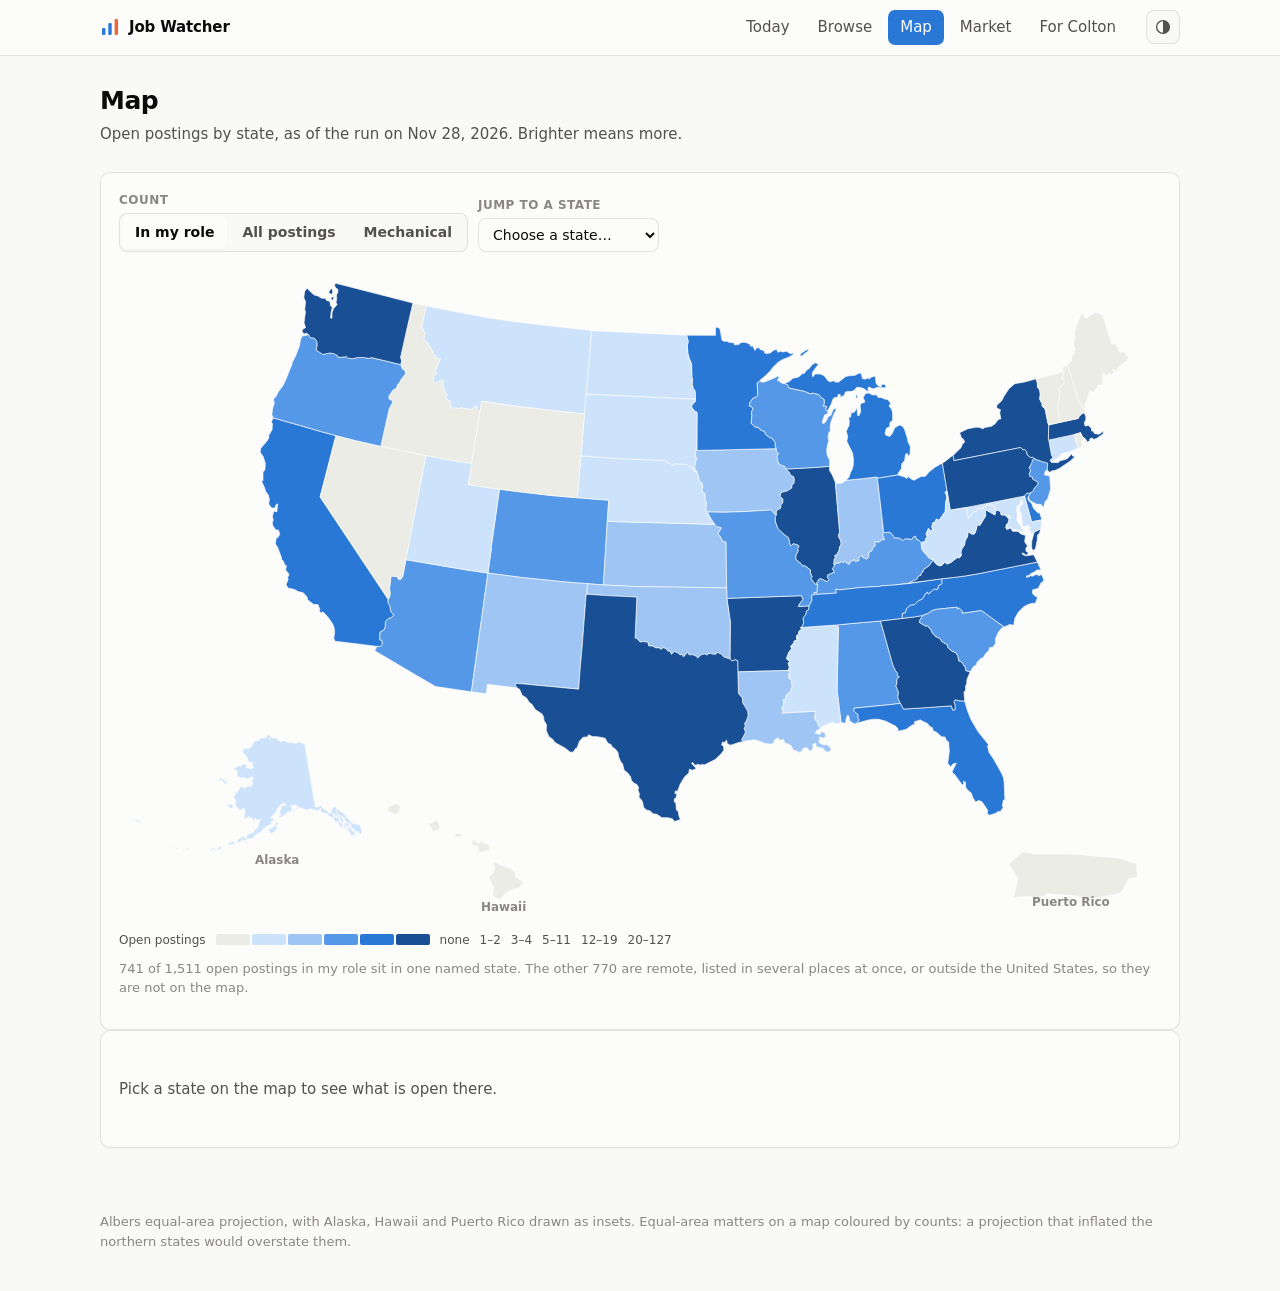
<file: map.html>
<!doctype html>
<html lang="en">
<head>
<meta charset="utf-8">
<meta name="viewport" content="width=device-width, initial-scale=1">
<title>Map · Job Watcher</title>
<meta name="description" content="Open postings by state, on a map you can click.">
<meta name="theme-color" content="#2a78d6">
<link rel="manifest" href="./manifest.webmanifest">
<link rel="icon" href="./assets/icon.svg" type="image/svg+xml">
<link rel="apple-touch-icon" href="./assets/icon-192.png">
<link rel="stylesheet" href="./assets/style.css">
<script>
/* Stamp the saved theme before the first paint, so a reader who chose a theme
   never sees the other one flash first. Kept inline and tiny on purpose: a
   deferred module would run too late to prevent that flash. */
(function () {
  try {
    var t = localStorage.getItem("jobwatcher.theme");
    if (t === "light" || t === "dark") {
      document.documentElement.setAttribute("data-theme", t);
    }
  } catch (e) {}
})();
</script>
</head>
<body>

<header class="topbar">
  <div class="topbar-inner">
    <span class="brand">
      <svg width="20" height="20" viewBox="0 0 20 20" aria-hidden="true">
        <rect x="2" y="11" width="3.4" height="7" rx="1.3" fill="#2a78d6"/>
        <rect x="8.3" y="6" width="3.4" height="12" rx="1.3" fill="#2a78d6"/>
        <rect x="14.6" y="2" width="3.4" height="16" rx="1.3" fill="#eb6834"/>
      </svg>
      Job Watcher
    </span>
    <nav class="nav">
      <a href="index.html">Today</a>
      <a href="browse.html">Browse</a>
      <a href="map.html">Map</a>
      <a href="market.html">Market</a>
      <a href="colton.html">For Colton</a>
    </nav>
    <span class="offline-flag">Offline — showing last loaded data</span>
    <button class="theme-toggle" id="theme-toggle" type="button"
            title="Theme" aria-label="Change theme"></button>
  </div>
</header>

<main>
  <h1>Map</h1>
  <p class="sub" id="asof">Loading…</p>

  <section class="card">
    <div class="controls" id="controls" hidden>
      <div class="field">
        <label for="scope">Count</label>
        <div class="segmented" id="scope" role="group" aria-label="Which postings to count">
          <button type="button" data-scope="role" aria-pressed="true">In my role</button>
          <button type="button" data-scope="all" aria-pressed="false">All postings</button>
          <button type="button" data-scope="mech" aria-pressed="false">Mechanical</button>
        </div>
      </div>
      <div class="field">
        <label for="state-select">Jump to a state</label>
        <select id="state-select"><option value="">Choose a state…</option></select>
      </div>
    </div>

    <div class="map-wrap" id="map">
      <p class="loading">Loading the map…</p>
    </div>

    <div class="map-legend" id="legend" hidden></div>
    <p class="map-aside" id="aside"></p>
  </section>

  <div id="detail"></div>
</main>

<footer>
  Albers equal-area projection, with Alaska, Hawaii and Puerto Rico drawn as
  insets. Equal-area matters on a map coloured by counts: a projection that
  inflated the northern states would overstate them.
</footer>

<script type="module">
import {
  loadData, initChrome, showError, formatDate, lastRunDate, isOpen, daysOpen,
  logoHtml,
} from "./assets/data.js";
import { esc } from "./assets/charts.js";

initChrome();

const mapHost = document.getElementById("map");
const detail = document.getElementById("detail");
const legend = document.getElementById("legend");
const aside = document.getElementById("aside");
const controls = document.getElementById("controls");
const asof = document.getElementById("asof");

const SVG_NS = "http://www.w3.org/2000/svg";

const state = { scope: "role", selected: "" };

let open = [];
let runDate = "";
let geo = null;
let counts = new Map();
let bins = [];

/* ---- counting -------------------------------------------------------- */

function inScope(row) {
  if (state.scope === "role") return row.in_role;
  if (state.scope === "mech") return row.mech_role;
  return true;
}

function recount() {
  counts = new Map();
  for (const row of open) {
    if (!row.state || !inScope(row)) continue;
    counts.set(row.state, (counts.get(row.state) || 0) + 1);
  }

  // Quantile breaks over the states that actually have postings. An even
  // split would put almost every state in the lightest band, because a few
  // states hold most of the openings.
  const values = [...counts.values()].filter((v) => v > 0).sort((a, b) => a - b);
  bins = [];
  if (values.length) {
    for (let i = 1; i <= 5; i += 1) {
      const at = values[Math.min(values.length - 1, Math.floor((values.length * i) / 5) - 1)];
      if (!bins.length || at > bins[bins.length - 1]) bins.push(at);
    }
  }
}

/** Which colour band a count falls in: 0 is "none". */
function binOf(count) {
  if (!count) return 0;
  for (let i = 0; i < bins.length; i += 1) {
    if (count <= bins[i]) return i + 1;
  }
  return bins.length || 1;
}

/* ---- the map --------------------------------------------------------- */

function drawMap() {
  const svg = document.createElementNS(SVG_NS, "svg");
  svg.setAttribute("viewBox", `0 0 ${geo.width} ${geo.height}`);
  svg.setAttribute("role", "group");
  svg.setAttribute("aria-label", "Open postings by state");

  for (const [code, shape] of Object.entries(geo.states)) {
    const count = counts.get(code) || 0;
    const path = document.createElementNS(SVG_NS, "path");
    path.setAttribute("d", shape.d);
    path.setAttribute("class", "state");
    path.setAttribute("data-bin", String(binOf(count)));
    path.setAttribute("data-code", code);
    path.setAttribute("role", "button");
    path.setAttribute("tabindex", count ? "0" : "-1");
    path.setAttribute("aria-pressed", String(state.selected === code));
    path.setAttribute(
      "aria-label",
      `${shape.name}: ${count} ${count === 1 ? "posting" : "postings"}`,
    );

    const title = document.createElementNS(SVG_NS, "title");
    title.textContent = `${shape.name} — ${count} ${count === 1 ? "posting" : "postings"}`;
    path.append(title);

    if (count) {
      path.addEventListener("click", () => select(code));
      path.addEventListener("keydown", (event) => {
        if (event.key === "Enter" || event.key === " ") {
          event.preventDefault();
          select(code);
        }
      });
    }
    svg.append(path);
  }

  // Name the insets, so nobody has to guess why three shapes sit in a corner.
  for (const [code, label] of [["AK", "Alaska"], ["HI", "Hawaii"], ["PR", "Puerto Rico"]]) {
    const shape = geo.states[code];
    if (!shape) continue;
    const text = document.createElementNS(SVG_NS, "text");
    text.setAttribute("class", "inset-label");
    text.setAttribute("x", shape.cx);
    text.setAttribute("y", code === "AK" ? shape.cy + 74 : shape.cy + 28);
    text.setAttribute("text-anchor", "middle");
    text.textContent = label;
    svg.append(text);
  }

  mapHost.innerHTML = "";
  mapHost.append(svg);
}

function drawLegend() {
  const labels = ["none"];
  let low = 1;
  for (const high of bins) {
    labels.push(low === high ? `${low}` : `${low}–${high}`);
    low = high + 1;
  }

  legend.hidden = false;
  legend.innerHTML =
    `<span>Open postings</span><span class="ramp">` +
    labels.map((_, i) => `<i data-bin="${i}"></i>`).join("") +
    `</span>` +
    labels.map((l) => `<span>${esc(l)}</span>`).join(" ");
}

/* ---- the selected state ---------------------------------------------- */

function postingItem(row) {
  const days = daysOpen(row, runDate);
  const meta = [
    row.employer,
    row.location,
    row.department,
    `First seen ${formatDate(row.first_seen)}`,
    days === null ? "" : `${days} ${days === 1 ? "day" : "days"} open`,
  ]
    .filter(Boolean)
    .map((part) => `<span>${esc(part)}</span>`)
    .join("");

  return `
    <li class="posting">
      ${logoHtml(row.source, row.employer)}
      <div class="body">
        <a class="title" href="${esc(row.url)}" target="_blank" rel="noopener">${esc(row.title || "(untitled)")}</a>
        <div class="meta">${meta}</div>
      </div>
      ${row.in_role ? '<span class="pill role">In role</span>' : ""}
      <a class="apply" href="${esc(row.url)}" target="_blank" rel="noopener">Apply</a>
    </li>`;
}

const SCOPE_WORDS = {
  role: "in my role",
  all: "in total",
  mech: "in mechanical engineering",
};

function renderDetail() {
  if (!state.selected) {
    detail.innerHTML =
      `<section class="card"><p class="empty">Pick a state on the map to see what is open there.</p></section>`;
    return;
  }

  const code = state.selected;
  const name = geo.states[code] ? geo.states[code].name : code;
  const rows = open
    .filter((r) => r.state === code && inScope(r))
    .sort(
      (a, b) =>
        Number(b.in_role) - Number(a.in_role) ||
        b.first_seen.localeCompare(a.first_seen) ||
        a.employer.localeCompare(b.employer),
    );

  // Long lists are capped: this is a map, not the Browse page.
  const CAP = 60;
  const shown = rows.slice(0, CAP);
  const employers = new Set(rows.map((r) => r.employer)).size;

  detail.innerHTML = `
    <section class="card">
      <h2>${esc(name)} <span style="color:var(--muted);font-weight:500">(${rows.length} ${esc(SCOPE_WORDS[state.scope])})</span></h2>
      <p class="finding">
        ${rows.length
          ? `Across ${employers} ${employers === 1 ? "employer" : "employers"} on the watch list.` +
            (rows.length > CAP ? ` Showing the first ${CAP}; use Browse to filter the rest.` : "")
          : "Nothing open here right now."}
      </p>
      ${shown.length ? `<ul class="postings">${shown.map(postingItem).join("")}</ul>` : ""}
    </section>`;
  detail.scrollIntoView({ behavior: "smooth", block: "start" });
}

function select(code) {
  state.selected = code;
  document.getElementById("state-select").value = code;
  for (const path of mapHost.querySelectorAll(".state")) {
    path.setAttribute("aria-pressed", String(path.dataset.code === code));
  }
  renderDetail();
}

/* ---- wiring ---------------------------------------------------------- */

function refresh() {
  recount();
  drawMap();
  drawLegend();

  // Postings a board placed nowhere specific never reach the map, so say how
  // many rather than letting the totals quietly disagree.
  const scoped = open.filter(inScope);
  const placed = scoped.filter((r) => r.state).length;
  aside.textContent =
    `${placed.toLocaleString()} of ${scoped.length.toLocaleString()} open postings ` +
    `${SCOPE_WORDS[state.scope]} sit in one named state. The other ` +
    `${(scoped.length - placed).toLocaleString()} are remote, listed in several ` +
    `places at once, or outside the United States, so they are not on the map.`;

  renderDetail();
}

try {
  const [{ history }, geoRes] = await Promise.all([
    loadData(),
    fetch("./assets/us-states.json"),
  ]);
  if (!geoRes.ok) throw new Error(`us-states.json: ${geoRes.status}`);
  geo = await geoRes.json();

  runDate = lastRunDate(history);
  open = history.filter(isOpen);

  asof.textContent =
    `Open postings by state, as of the run on ${formatDate(runDate)}. ` +
    `Brighter means more.`;

  const select_ = document.getElementById("state-select");
  for (const [code, shape] of Object.entries(geo.states)) {
    const option = document.createElement("option");
    option.value = code;
    option.textContent = shape.name;
    select_.append(option);
  }
  select_.addEventListener("change", (e) => {
    if (e.target.value) select(e.target.value);
  });

  document.getElementById("scope").addEventListener("click", (event) => {
    const button = event.target.closest("button");
    if (!button) return;
    document.querySelectorAll("#scope button").forEach((b) => {
      b.setAttribute("aria-pressed", String(b === button));
    });
    state.scope = button.dataset.scope;
    refresh();
  });

  controls.hidden = false;
  refresh();
} catch (error) {
  asof.textContent = "";
  showError(mapHost, error);
}
</script>

</body>
</html>
</file>
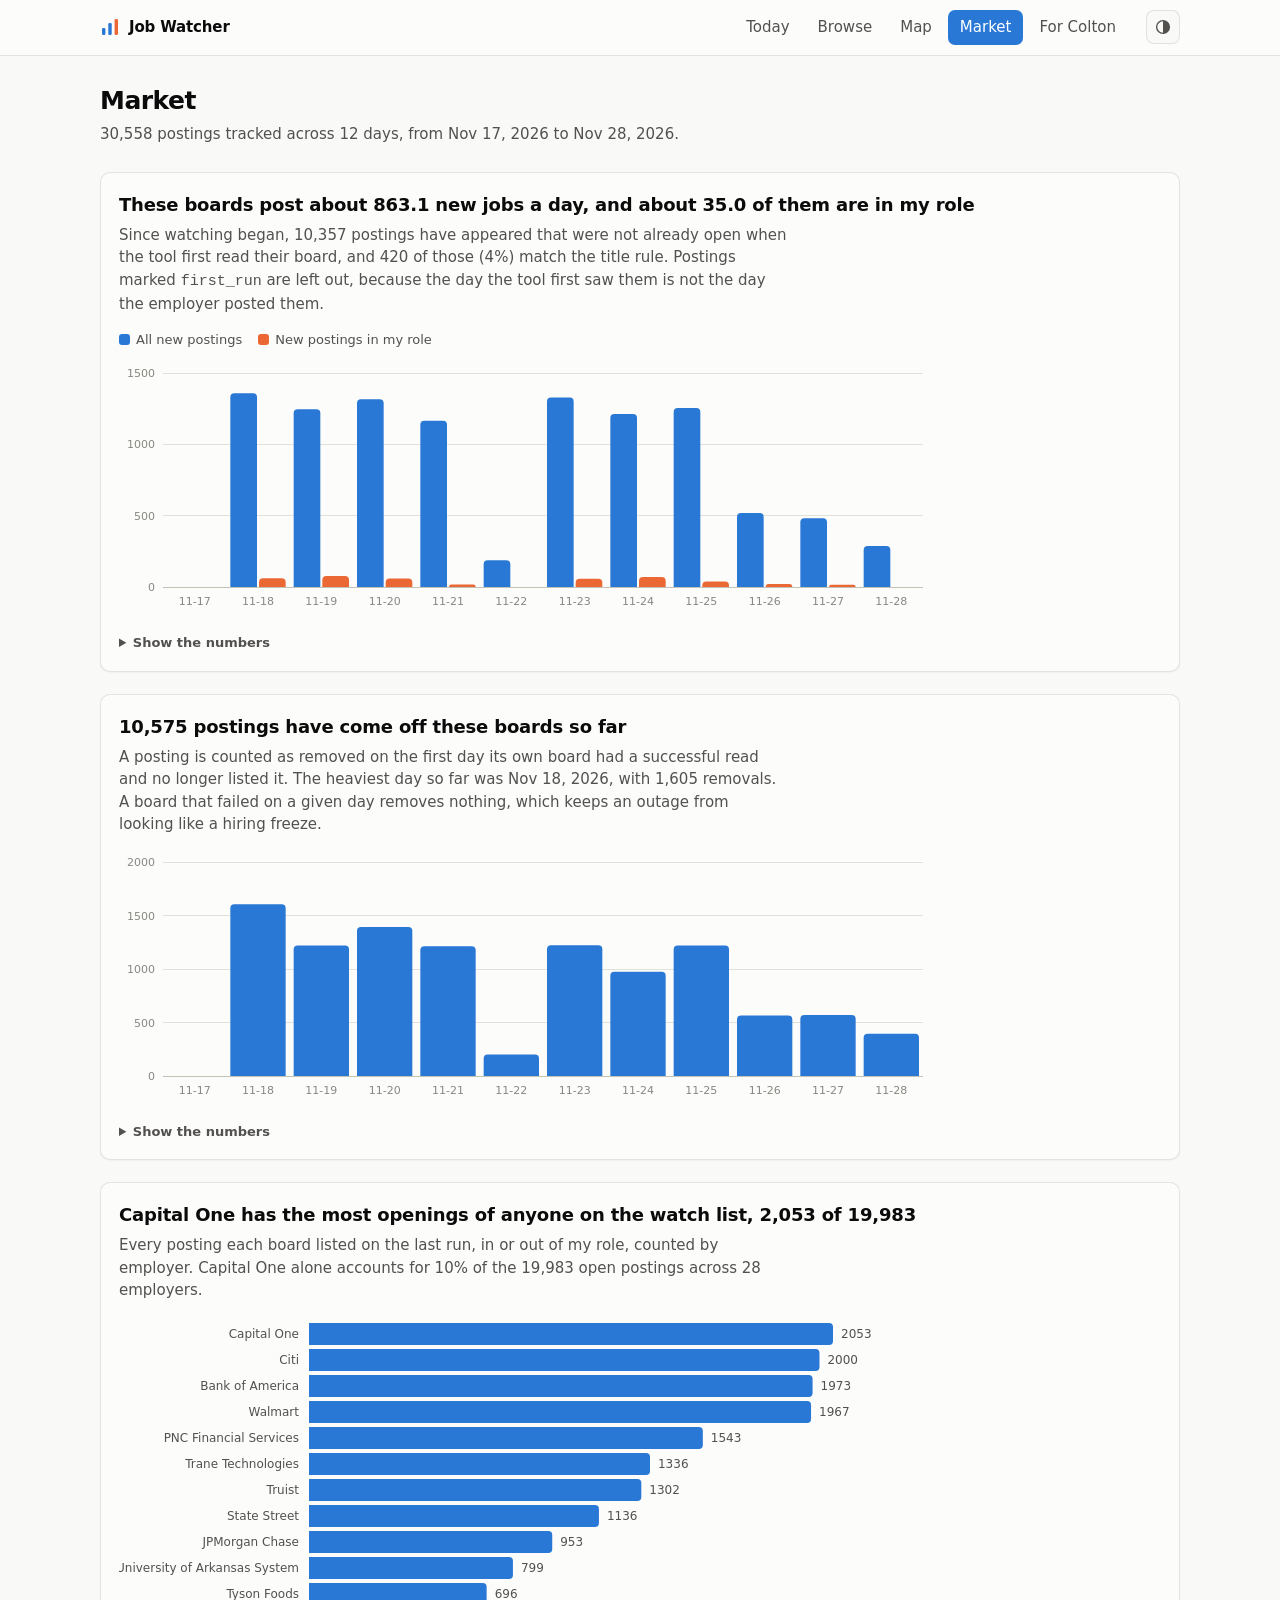
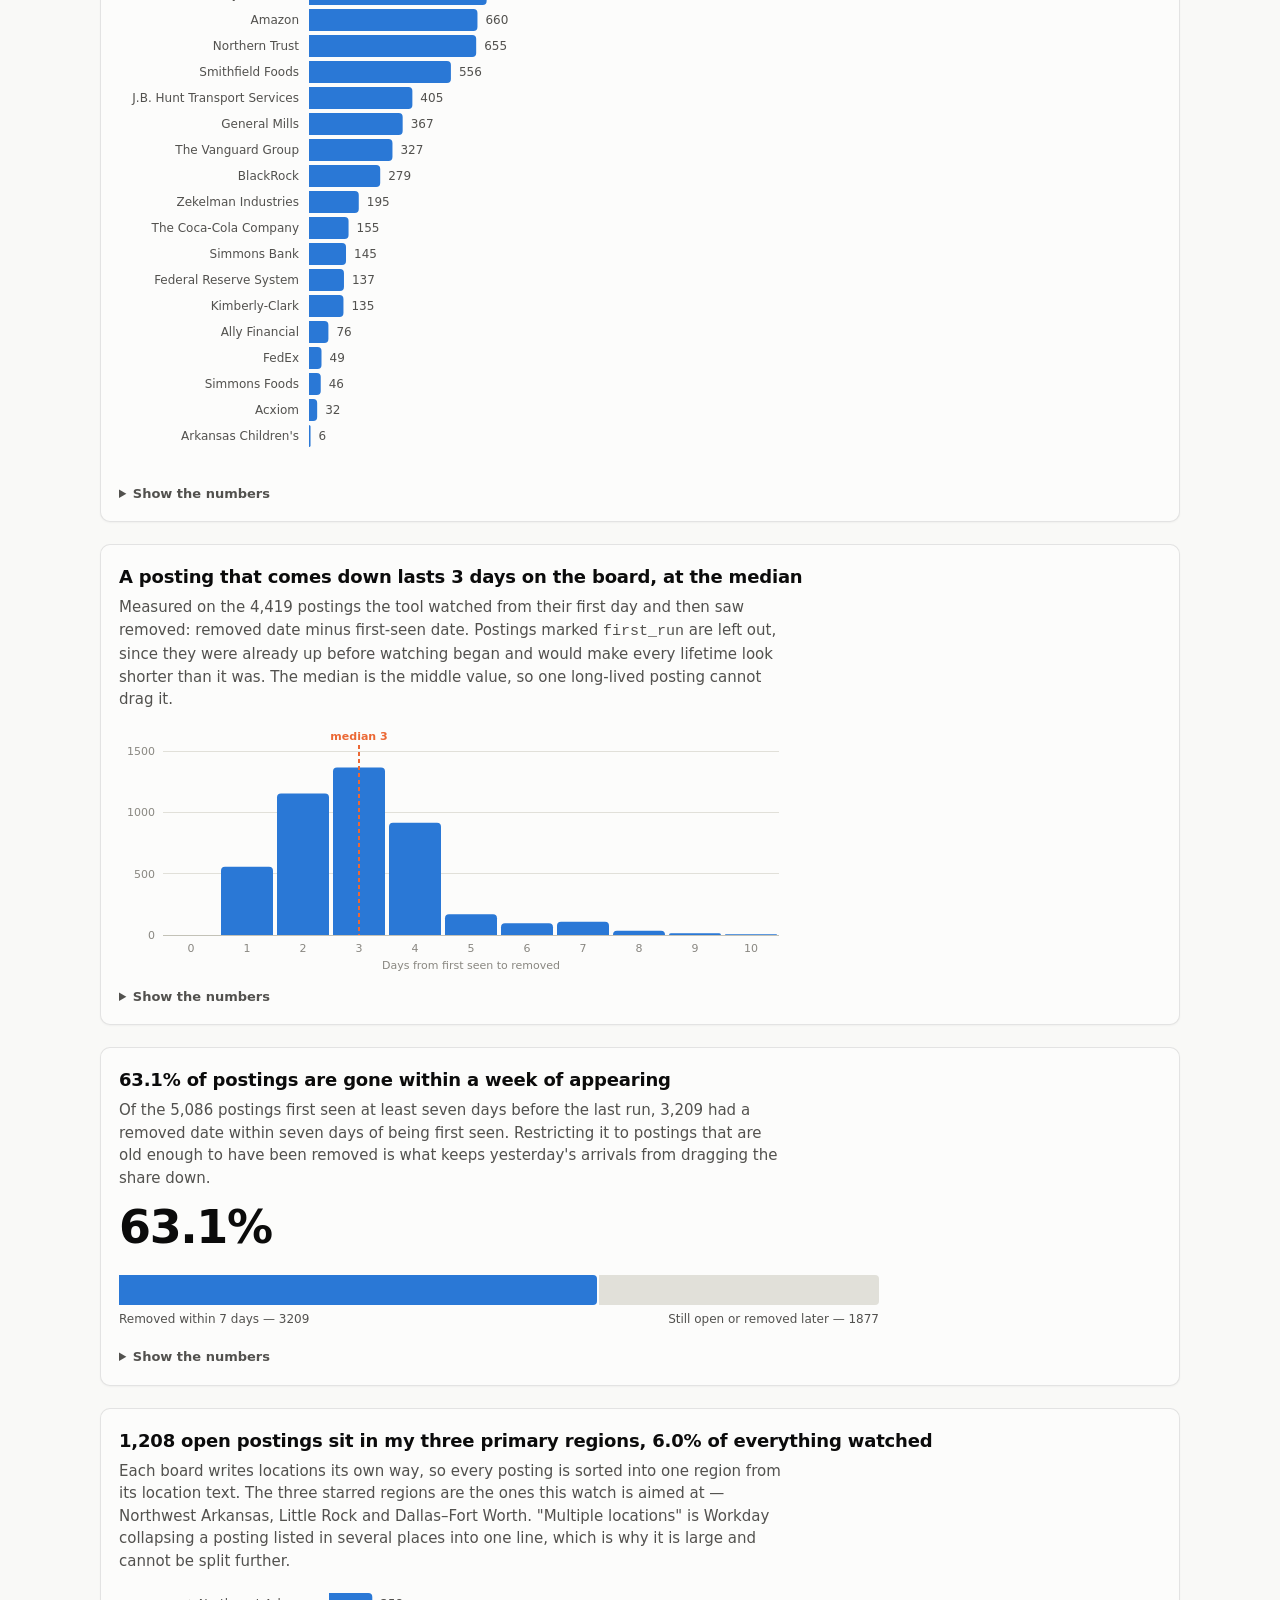
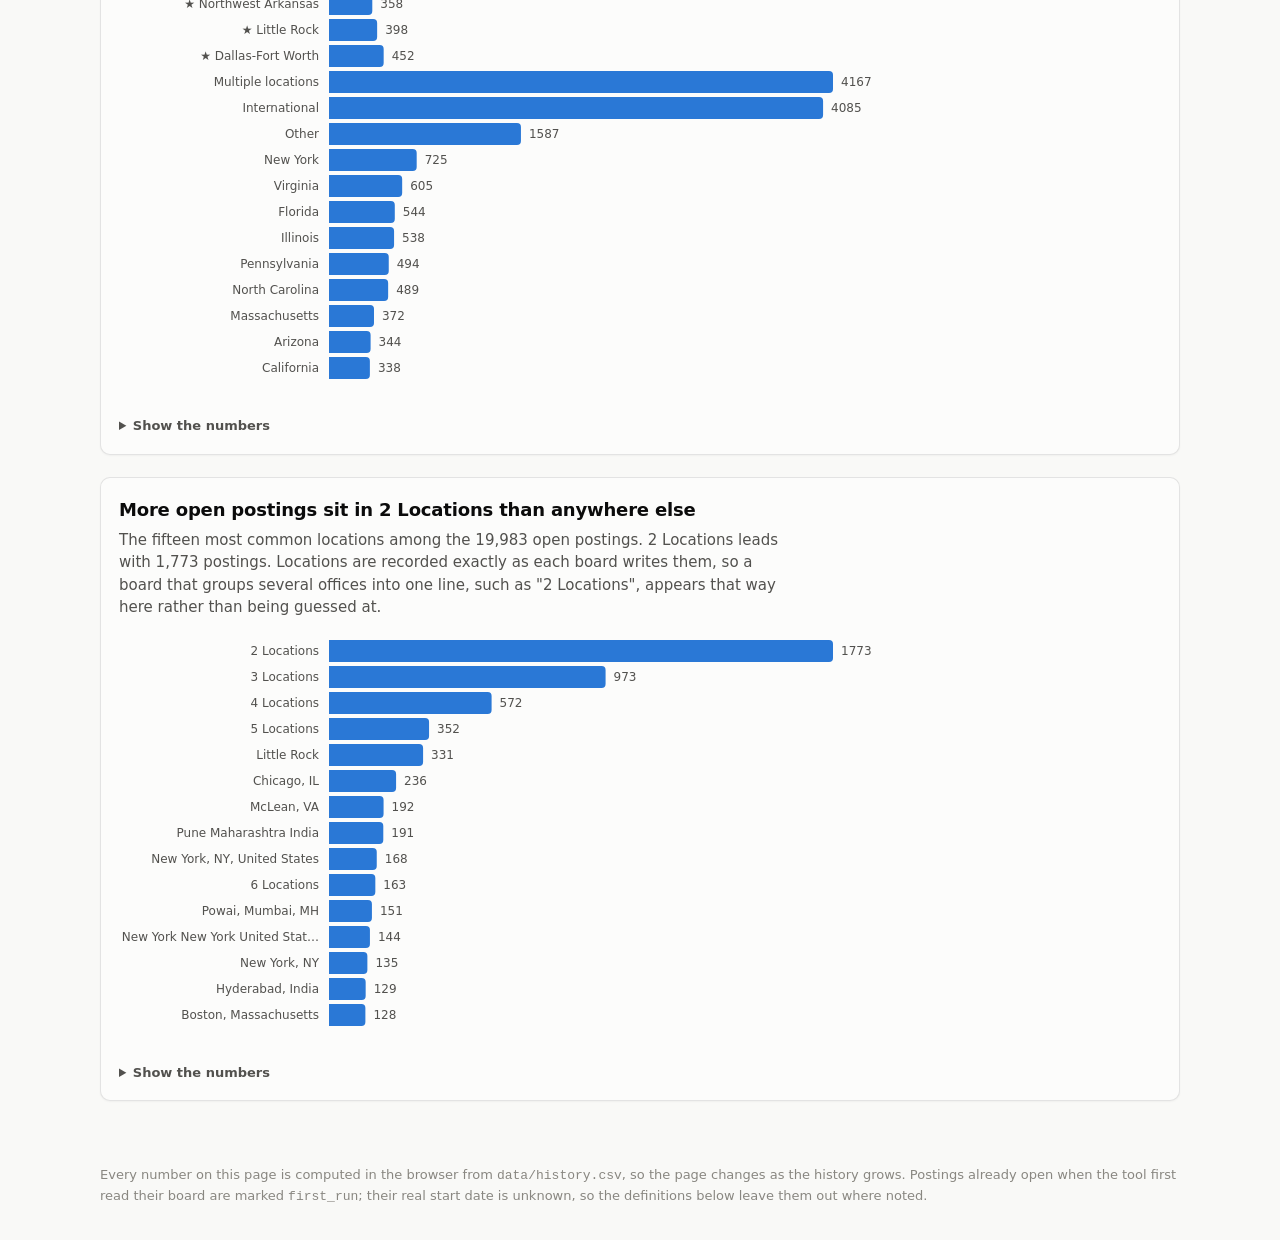
<file: market.html>
<!doctype html>
<html lang="en">
<head>
<meta charset="utf-8">
<meta name="viewport" content="width=device-width, initial-scale=1">
<title>Market · Job Watcher</title>
<meta name="description" content="What the watched job boards have done since the tool started watching them.">
<meta name="theme-color" content="#2a78d6">
<link rel="manifest" href="./manifest.webmanifest">
<link rel="icon" href="./assets/icon.svg" type="image/svg+xml">
<link rel="apple-touch-icon" href="./assets/icon-192.png">
<link rel="stylesheet" href="./assets/style.css">
<script>
/* Stamp the saved theme before the first paint, so a reader who chose a theme
   never sees the other one flash first. Kept inline and tiny on purpose: a
   deferred module would run too late to prevent that flash. */
(function () {
  try {
    var t = localStorage.getItem("jobwatcher.theme");
    if (t === "light" || t === "dark") {
      document.documentElement.setAttribute("data-theme", t);
    }
  } catch (e) {}
})();
</script>
</head>
<body>

<header class="topbar">
  <div class="topbar-inner">
    <span class="brand">
      <svg width="20" height="20" viewBox="0 0 20 20" aria-hidden="true">
        <rect x="2" y="11" width="3.4" height="7" rx="1.3" fill="#2a78d6"/>
        <rect x="8.3" y="6" width="3.4" height="12" rx="1.3" fill="#2a78d6"/>
        <rect x="14.6" y="2" width="3.4" height="16" rx="1.3" fill="#eb6834"/>
      </svg>
      Job Watcher
    </span>
    <nav class="nav">
      <a href="index.html">Today</a>
      <a href="browse.html">Browse</a>
      <a href="map.html">Map</a>
      <a href="market.html">Market</a>
      <a href="colton.html">For Colton</a>
    </nav>
    <span class="offline-flag">Offline — showing last loaded data</span>
    <button class="theme-toggle" id="theme-toggle" type="button"
            title="Theme" aria-label="Change theme"></button>
  </div>
</header>

<main>
  <h1>Market</h1>
  <p class="sub" id="asof">Loading…</p>

  <div id="page">
    <p class="loading">Loading the history file…</p>
  </div>
</main>

<footer>
  Every number on this page is computed in the browser from
  <code>data/history.csv</code>, so the page changes as the history grows.
  Postings already open when the tool first read their board are marked
  <code>first_run</code>; their real start date is unknown, so the definitions
  below leave them out where noted.
</footer>

<script type="module">
import {
  loadData, initChrome, showError, formatDate, dateRange, daysBetween,
  lastRunDate, firstRunDate, isOpen, median, countBy,
} from "./assets/data.js";
import {
  timeBars, rankedBars, histogram, shareBar, tableView, legend, esc,
} from "./assets/charts.js";

initChrome();

const page = document.getElementById("page");
const asof = document.getElementById("asof");

const SERIES_1 = "var(--series-1)";
const SERIES_2 = "var(--series-2)";

const plural = (n, one, many) => `${n.toLocaleString()} ${n === 1 ? one : many}`;

/** A section shell: a heading that states the finding, a paragraph, a chart. */
function section(heading, paragraph) {
  const node = document.createElement("section");
  node.className = "card";
  node.innerHTML = `<h2>${heading}</h2><p class="finding">${paragraph}</p>`;
  const chart = document.createElement("div");
  chart.className = "chart";
  node.append(chart);
  page.append(node);
  return { node, chart };
}

try {
  const { history } = await loadData();
  const lastRun = lastRunDate(history);
  const firstRun = firstRunDate(history);
  const days = dateRange(firstRun, lastRun);

  asof.textContent =
    `${plural(history.length, "posting", "postings")} tracked across ` +
    `${plural(days.length, "day", "days")}, from ${formatDate(firstRun)} to ` +
    `${formatDate(lastRun)}.`;

  page.innerHTML = "";

  // Postings that were already open when the tool first read their board.
  const tracked = history.filter((r) => !r.first_run);
  const openRows = history.filter(isOpen);

  /* ---- 1. New postings per day ------------------------------------- */
  {
    const allByDay = new Map(days.map((d) => [d, 0]));
    const roleByDay = new Map(days.map((d) => [d, 0]));
    for (const row of tracked) {
      if (allByDay.has(row.first_seen)) {
        allByDay.set(row.first_seen, allByDay.get(row.first_seen) + 1);
        if (row.in_role) roleByDay.set(row.first_seen, roleByDay.get(row.first_seen) + 1);
      }
    }
    const allValues = days.map((d) => allByDay.get(d));
    const roleValues = days.map((d) => roleByDay.get(d));
    const totalAll = allValues.reduce((a, b) => a + b, 0);
    const totalRole = roleValues.reduce((a, b) => a + b, 0);
    const perDay = days.length ? (totalAll / days.length).toFixed(1) : "0";
    const rolePerDay = days.length ? (totalRole / days.length).toFixed(1) : "0";

    const { node, chart } = section(
      totalAll
        ? `These boards post about ${esc(perDay)} new jobs a day, and about ${esc(rolePerDay)} of them are in my role`
        : "No new postings have appeared yet",
      totalAll
        ? `Since watching began, ${esc(plural(totalAll, "posting", "postings"))} have appeared that were not
           already open when the tool first read their board, and
           ${esc(totalRole.toLocaleString())} of those (${esc(Math.round((totalRole / totalAll) * 100))}%)
           match the title rule. Postings marked <code>first_run</code> are left out, because the
           day the tool first saw them is not the day the employer posted them.`
        : `Every posting in the history was already open when the tool first read its board, so there is
           nothing to count yet. This chart fills in from the second day onward.`,
    );

    legend(node, [
      { label: "All new postings", color: SERIES_1 },
      { label: "New postings in my role", color: SERIES_2 },
    ]);
    node.append(chart);

    timeBars(chart, days, [
      { label: "All new postings", color: SERIES_1, values: allValues },
      { label: "In my role", color: SERIES_2, values: roleValues },
    ], { title: "New postings per day" });

    tableView(node, ["Date", "All new", "In my role"],
      days.map((d, i) => [d, allByDay.get(d), roleByDay.get(d)]));
  }

  /* ---- 2. Removed postings per day --------------------------------- */
  {
    const byDay = new Map(days.map((d) => [d, 0]));
    for (const row of history) {
      if (row.removed_date && byDay.has(row.removed_date)) {
        byDay.set(row.removed_date, byDay.get(row.removed_date) + 1);
      }
    }
    const values = days.map((d) => byDay.get(d));
    const total = values.reduce((a, b) => a + b, 0);
    const busiest = days.reduce(
      (best, d) => (byDay.get(d) > (byDay.get(best) ?? -1) ? d : best),
      days[0] || "",
    );

    const { node, chart } = section(
      total
        ? `${esc(plural(total, "posting has", "postings have"))} come off these boards so far`
        : "No postings have come off these boards yet",
      total
        ? `A posting is counted as removed on the first day its own board had a successful read and
           no longer listed it. The heaviest day so far was ${esc(formatDate(busiest))}, with
           ${esc(plural(byDay.get(busiest), "removal", "removals"))}. A board that failed on a given
           day removes nothing, which keeps an outage from looking like a hiring freeze.`
        : `Nothing has been removed yet. Removals can only appear from the second day onward, once the
           tool has two successful reads of the same board to compare.`,
    );

    timeBars(chart, days, [
      { label: "Removed", color: SERIES_1, values },
    ], { title: "Removed postings per day" });

    tableView(node, ["Date", "Removed"], days.map((d) => [d, byDay.get(d)]));
  }

  /* ---- 3. Open postings per employer ------------------------------- */
  {
    const byEmployer = countBy(openRows, "employer");
    const top = byEmployer[0];
    const totalOpen = openRows.length;

    const { node, chart } = section(
      top
        ? `${esc(top.label)} has the most openings of anyone on the watch list, ${esc(top.value.toLocaleString())} of ${esc(totalOpen.toLocaleString())}`
        : "No postings are open",
      top
        ? `Every posting each board listed on the last run, in or out of my role, counted by employer.
           ${esc(top.label)} alone accounts for
           ${esc(Math.round((top.value / totalOpen) * 100))}% of the
           ${esc(totalOpen.toLocaleString())} open postings across
           ${esc(plural(byEmployer.length, "employer", "employers"))}.`
        : `Nothing is open, which usually means the last run could not read any board.`,
    );

    rankedBars(chart, byEmployer, { title: "Open postings per employer", color: SERIES_1 });
    tableView(node, ["Employer", "Open postings"], byEmployer.map((d) => [d.label, d.value]));
  }

  /* ---- 4. Days open ------------------------------------------------ */
  {
    // Removed postings that the tool watched from their first day, so the span
    // from first seen to removed is a real lifetime.
    const spans = tracked
      .filter((r) => r.status === "removed" && r.removed_date)
      .map((r) => daysBetween(r.first_seen, r.removed_date))
      .filter((d) => d !== null && d >= 0);

    const mid = median(spans);
    const maxDay = spans.length ? Math.max(...spans) : 0;
    const buckets = [];
    for (let d = 0; d <= maxDay; d += 1) {
      buckets.push({ key: d, label: String(d), value: spans.filter((s) => s === d).length });
    }

    const { node, chart } = section(
      spans.length
        ? `A posting that comes down lasts ${esc(String(mid))} ${mid === 1 ? "day" : "days"} on the board, at the median`
        : "No posting has completed a full run on the board yet",
      spans.length
        ? `Measured on the ${esc(plural(spans.length, "posting", "postings"))} the tool watched from their
           first day and then saw removed: removed date minus first-seen date. Postings marked
           <code>first_run</code> are left out, since they were already up before watching began and
           would make every lifetime look shorter than it was. The median is the middle value, so one
           long-lived posting cannot drag it.`
        : `This needs a posting that appeared after watching began and has since come down. With
           ${esc(plural(days.length, "day", "days"))} of history, none has completed that round trip yet.`,
    );

    if (spans.length) {
      histogram(chart, buckets, {
        title: "Days open before removal",
        color: SERIES_1,
        markerValue: Number.isInteger(mid) ? mid : null,
        markerLabel: `median ${mid}`,
      });
      tableView(node, ["Days open", "Postings"], buckets.map((b) => [b.label, b.value]));
    } else {
      chart.innerHTML = '<p class="empty">Nothing to chart yet.</p>';
    }
  }

  /* ---- 5. Share removed within seven days -------------------------- */
  {
    // Only postings that have had a fair chance to be removed: first seen at
    // least seven days before the last run, and watched from their first day.
    const eligible = tracked.filter((r) => {
      const age = daysBetween(r.first_seen, lastRun);
      return age !== null && age >= 7;
    });
    const quick = eligible.filter((r) => {
      if (!r.removed_date) return false;
      const life = daysBetween(r.first_seen, r.removed_date);
      return life !== null && life <= 7;
    });
    const share = eligible.length ? (quick.length / eligible.length) * 100 : null;

    const { node, chart } = section(
      share === null
        ? "Not enough history yet to say how fast these postings disappear"
        : `${esc(share.toFixed(1))}% of postings are gone within a week of appearing`,
      share === null
        ? `This needs postings that were first seen at least seven days before the last run and were
           watched from their first day. The history does not reach back that far yet, so the number
           would be misleading rather than merely imprecise.`
        : `Of the ${esc(plural(eligible.length, "posting", "postings"))} first seen at least seven days
           before the last run, ${esc(quick.length.toLocaleString())} had a removed date within seven
           days of being first seen. Restricting it to postings that are old enough to have been
           removed is what keeps yesterday's arrivals from dragging the share down.`,
    );

    if (share !== null) {
      const hero = document.createElement("div");
      hero.className = "hero";
      hero.textContent = `${share.toFixed(1)}%`;
      hero.style.marginBottom = "10px";
      node.insertBefore(hero, chart);

      shareBar(chart, {
        part: quick.length,
        whole: eligible.length,
        partLabel: "Removed within 7 days",
        restLabel: "Still open or removed later",
        title: "Share removed within seven days",
      });
      tableView(node, ["Group", "Postings"], [
        ["Removed within 7 days", quick.length],
        ["Still open or removed after 7 days", eligible.length - quick.length],
        ["Eligible postings", eligible.length],
      ]);
    } else {
      chart.innerHTML = '<p class="empty">Nothing to chart yet.</p>';
    }
  }

  /* ---- 7. Open postings by region ---------------------------------- */
  {
    const PRIMARY = ["Northwest Arkansas", "Little Rock", "Dallas-Fort Worth"];
    const byRegion = countBy(openRows, "region");
    const totalOpen = openRows.length;
    const primaryCount = openRows.filter((r) => PRIMARY.includes(r.region)).length;
    const primaryShare = totalOpen ? (primaryCount / totalOpen) * 100 : 0;

    const named = new Map(byRegion.map((d) => [d.label, d.value]));
    // The three primary regions always appear, at zero if need be, so a region
    // with nothing open reads as "nothing here" rather than silently vanishing.
    const chartRows = [
      ...PRIMARY.map((label) => ({ label: `★ ${label}`, value: named.get(label) || 0 })),
      ...byRegion.filter((d) => !PRIMARY.includes(d.label)).slice(0, 12),
    ];

    const { node, chart } = section(
      `${esc(primaryCount.toLocaleString())} open postings sit in my three primary regions, ${esc(primaryShare.toFixed(1))}% of everything watched`,
      `Each board writes locations its own way, so every posting is sorted into one
       region from its location text. The three starred regions are the ones this
       watch is aimed at — Northwest Arkansas, Little Rock and Dallas–Fort Worth.
       "Multiple locations" is Workday collapsing a posting listed in several places
       into one line, which is why it is large and cannot be split further.`,
    );

    rankedBars(chart, chartRows, {
      title: "Open postings by region",
      color: SERIES_1,
      labelWidth: 210,
    });
    tableView(node, ["Region", "Open postings"],
      byRegion.map((d) => [d.label, d.value]));
  }

  /* ---- 6. Top locations -------------------------------------------- */
  {
    const byLocation = countBy(openRows, "location").slice(0, 15);
    const top = byLocation[0];
    const totalOpen = openRows.length;

    const { node, chart } = section(
      top
        ? `More open postings sit in ${esc(top.label)} than anywhere else`
        : "No locations to report",
      top
        ? `The fifteen most common locations among the ${esc(totalOpen.toLocaleString())} open postings.
           ${esc(top.label)} leads with ${esc(plural(top.value, "posting", "postings"))}. Locations are
           recorded exactly as each board writes them, so a board that groups several offices into one
           line, such as "2 Locations", appears that way here rather than being guessed at.`
        : `Nothing is open, so there are no locations to count.`,
    );

    rankedBars(chart, byLocation, {
      title: "Top locations among open postings",
      color: SERIES_1,
      labelWidth: 210,
    });
    tableView(node, ["Location", "Open postings"], byLocation.map((d) => [d.label, d.value]));
  }
} catch (error) {
  asof.textContent = "";
  showError(page, error);
}
</script>

</body>
</html>
</file>
<file: assets/style.css>
/* Shared look for all three pages: one set of fonts, colors and chrome.
   Light and dark are both selected palettes, not an automatic flip. */

:root {
  color-scheme: light;
  --page: #f9f9f7;
  --surface: #fcfcfb;
  --text: #0b0b0b;
  --text-2: #52514e;
  --muted: #898781;
  --grid: #e1e0d9;
  --axis: #c3c2b7;
  --border: rgba(11, 11, 11, 0.10);
  --series-1: #2a78d6;
  --series-2: #eb6834;
  --good: #0ca30c;
  --critical: #d03b3b;
  --star: #eda100;
  --shadow: 0 1px 2px rgba(11, 11, 11, 0.04);
  --radius: 10px;
  --font: system-ui, -apple-system, "Segoe UI", sans-serif;
}

@media (prefers-color-scheme: dark) {
  :root:not([data-theme="light"]) {
    color-scheme: dark;
    --page: #0d0d0d;
    --surface: #1a1a19;
    --text: #ffffff;
    --text-2: #c3c2b7;
    --muted: #898781;
    --grid: #2c2c2a;
    --axis: #383835;
    --border: rgba(255, 255, 255, 0.10);
    --series-1: #3987e5;
    --series-2: #d95926;
    --shadow: none;
  }
}

:root[data-theme="dark"] {
  color-scheme: dark;
  --page: #0d0d0d;
  --surface: #1a1a19;
  --text: #ffffff;
  --text-2: #c3c2b7;
  --muted: #898781;
  --grid: #2c2c2a;
  --axis: #383835;
  --border: rgba(255, 255, 255, 0.10);
  --series-1: #3987e5;
  --series-2: #d95926;
  --shadow: none;
}

* { box-sizing: border-box; }

body {
  margin: 0;
  background: var(--page);
  color: var(--text);
  font: 15px/1.5 var(--font);
  -webkit-font-smoothing: antialiased;
}

/* ---- navigation ------------------------------------------------------ */

.topbar {
  position: sticky;
  top: 0;
  z-index: 20;
  background: var(--surface);
  border-bottom: 1px solid var(--border);
}

.topbar-inner {
  max-width: 1120px;
  margin: 0 auto;
  padding: 10px 20px;
  display: flex;
  align-items: center;
  gap: 18px;
  flex-wrap: wrap;
}

.brand {
  font-weight: 650;
  letter-spacing: -0.01em;
  display: flex;
  align-items: center;
  gap: 9px;
  margin-right: auto;
}

.brand svg { display: block; }

.nav { display: flex; gap: 4px; }

.nav a {
  color: var(--text-2);
  text-decoration: none;
  padding: 6px 12px;
  border-radius: 7px;
  font-weight: 500;
}

.nav a:hover { background: var(--page); color: var(--text); }

.nav a[aria-current="page"] {
  background: var(--series-1);
  color: #fff;
}

.offline-flag {
  display: none;
  font-size: 12px;
  font-weight: 600;
  color: var(--text-2);
  background: var(--page);
  border: 1px solid var(--border);
  border-radius: 999px;
  padding: 3px 10px;
}

body.is-offline .offline-flag { display: inline-block; }

/* ---- theme toggle ---------------------------------------------------- */

.theme-toggle {
  flex: none;
  display: inline-flex;
  align-items: center;
  justify-content: center;
  width: 34px;
  height: 34px;
  padding: 0;
  border: 1px solid var(--border);
  border-radius: 8px;
  background: var(--page);
  color: var(--text-2);
  cursor: pointer;
}

.theme-toggle:hover { color: var(--text); border-color: var(--axis); }

.theme-toggle:focus-visible {
  outline: 2px solid var(--series-1);
  outline-offset: 2px;
}

.theme-toggle svg { display: block; }

/* ---- layout ---------------------------------------------------------- */

main {
  max-width: 1120px;
  margin: 0 auto;
  padding-block: 26px 64px;
  padding-inline: 20px;
}

h1 {
  font-size: 25px;
  letter-spacing: -0.02em;
  margin: 0 0 4px;
}

.sub { color: var(--text-2); margin: 0 0 26px; }

h2 {
  font-size: 18px;
  letter-spacing: -0.01em;
  margin: 0 0 6px;
}

.card {
  background: var(--surface);
  border: 1px solid var(--border);
  border-radius: var(--radius);
  box-shadow: var(--shadow);
  padding: 18px;
}

section + section { margin-top: 22px; }

/* ---- stat tiles ------------------------------------------------------ */

.tiles {
  display: grid;
  grid-template-columns: repeat(auto-fit, minmax(150px, 1fr));
  gap: 12px;
  margin-bottom: 22px;
}

.tile {
  background: var(--surface);
  border: 1px solid var(--border);
  border-radius: var(--radius);
  box-shadow: var(--shadow);
  padding: 14px 16px;
}

.tile .label {
  font-size: 12px;
  font-weight: 600;
  text-transform: uppercase;
  letter-spacing: 0.04em;
  color: var(--muted);
}

.tile .value {
  font-size: 30px;
  font-weight: 600;
  letter-spacing: -0.02em;
  margin-top: 2px;
}

.hero {
  font-size: 46px;
  font-weight: 650;
  letter-spacing: -0.03em;
  line-height: 1.05;
}

/* ---- source status --------------------------------------------------- */

.sources {
  display: grid;
  grid-template-columns: repeat(auto-fill, minmax(210px, 1fr));
  gap: 8px;
}

.source {
  display: flex;
  align-items: center;
  gap: 9px;
  padding: 9px 11px;
  border: 1px solid var(--border);
  border-radius: 8px;
  background: var(--page);
  font-size: 13px;
}

.source .dot {
  width: 9px;
  height: 9px;
  border-radius: 50%;
  flex: none;
}

.source.ok .dot { background: var(--good); }
.source.bad .dot { background: var(--critical); }
.source .nm { font-weight: 550; }
.source .ct { margin-left: auto; color: var(--muted); font-variant-numeric: tabular-nums; }

/* ---- map ------------------------------------------------------------- */

/* A sequential one-hue ramp, stepped for each surface rather than flipped.
   On light, more postings read darker; on dark, more postings read brighter,
   which is the same idea pointed the only way each background allows. */
:root {
  --map-empty: #ececE6;
  --map-1: #cde2fb;
  --map-2: #9ec5f4;
  --map-3: #5598e7;
  --map-4: #2a78d6;
  --map-5: #184f95;
  --map-stroke: #fcfcfb;
}

@media (prefers-color-scheme: dark) {
  :root:not([data-theme="light"]) {
    --map-empty: #232322;
    --map-1: #104281;
    --map-2: #1c5cab;
    --map-3: #2a78d6;
    --map-4: #5598e7;
    --map-5: #9ec5f4;
    --map-stroke: #1a1a19;
  }
}

:root[data-theme="dark"] {
  --map-empty: #232322;
  --map-1: #104281;
  --map-2: #1c5cab;
  --map-3: #2a78d6;
  --map-4: #5598e7;
  --map-5: #9ec5f4;
  --map-stroke: #1a1a19;
}

.map-wrap { width: 100%; }
.map-wrap svg { display: block; width: 100%; height: auto; }

.state {
  stroke: var(--map-stroke);
  stroke-width: 0.6;
  stroke-linejoin: round;
  cursor: pointer;
  transition: fill 120ms ease;
}

.state[data-bin="0"] { fill: var(--map-empty); cursor: default; }
.state[data-bin="1"] { fill: var(--map-1); }
.state[data-bin="2"] { fill: var(--map-2); }
.state[data-bin="3"] { fill: var(--map-3); }
.state[data-bin="4"] { fill: var(--map-4); }
.state[data-bin="5"] { fill: var(--map-5); }

.state:hover { stroke: var(--text); stroke-width: 1.4; }

.state:focus-visible {
  outline: none;
  stroke: var(--text);
  stroke-width: 2;
}

.state[aria-pressed="true"] {
  stroke: var(--text);
  stroke-width: 2.2;
}

.inset-frame {
  fill: none;
  stroke: var(--border);
  stroke-width: 1;
  stroke-dasharray: 3 3;
}

.inset-label {
  fill: var(--muted);
  font-size: 11px;
  font-weight: 600;
}

.map-legend {
  display: flex;
  align-items: center;
  gap: 10px;
  flex-wrap: wrap;
  margin-top: 12px;
  font-size: 12px;
  color: var(--text-2);
}

.ramp { display: flex; gap: 2px; }

.ramp i {
  width: 34px;
  height: 11px;
  border-radius: 2px;
  display: block;
}

.ramp i[data-bin="0"] { background: var(--map-empty); }
.ramp i[data-bin="1"] { background: var(--map-1); }
.ramp i[data-bin="2"] { background: var(--map-2); }
.ramp i[data-bin="3"] { background: var(--map-3); }
.ramp i[data-bin="4"] { background: var(--map-4); }
.ramp i[data-bin="5"] { background: var(--map-5); }

.map-aside {
  color: var(--muted);
  font-size: 13px;
  margin-top: 10px;
}

/* ---- company logos --------------------------------------------------- */

.logo {
  flex: none;
  width: 30px;
  height: 30px;
  border-radius: 7px;
  border: 1px solid var(--border);
  /* Always white, in both themes. Company marks are drawn for a white page,
     and several of these are dark or monochrome: on the dark surface they
     would disappear into it. */
  background: #fff;
  object-fit: contain;
  padding: 3px;
}

.logo-fallback {
  flex: none;
  width: 30px;
  height: 30px;
  border-radius: 7px;
  border: 1px solid var(--border);
  background: var(--page);
  color: var(--text-2);
  display: inline-flex;
  align-items: center;
  justify-content: center;
  font-size: 12px;
  font-weight: 700;
  letter-spacing: -0.02em;
}

.source .logo, .source .logo-fallback {
  width: 20px;
  height: 20px;
  border-radius: 5px;
  font-size: 9px;
  padding: 2px;
}

/* ---- posting lists --------------------------------------------------- */

.postings { list-style: none; margin: 0; padding: 0; }

.posting {
  display: flex;
  gap: 12px;
  align-items: flex-start;
  padding: 11px 0;
  border-top: 1px solid var(--border);
}

.posting:first-child { border-top: 0; }

.posting .body { min-width: 0; flex: 1; }

.posting .title {
  font-weight: 560;
  color: var(--text);
  text-decoration: none;
}

.posting .title:hover { text-decoration: underline; }

.posting .meta {
  color: var(--text-2);
  font-size: 13px;
  margin-top: 2px;
  display: flex;
  gap: 6px;
  flex-wrap: wrap;
}

.posting .meta span:not(:last-child)::after { content: " ·"; color: var(--muted); }

.pill {
  font-size: 11px;
  font-weight: 650;
  text-transform: uppercase;
  letter-spacing: 0.04em;
  padding: 2px 7px;
  border-radius: 999px;
  border: 1px solid var(--border);
  color: var(--text-2);
  white-space: nowrap;
}

.pill.role { color: var(--series-1); border-color: var(--series-1); }

.star {
  flex: none;
  background: none;
  border: 0;
  cursor: pointer;
  font-size: 19px;
  line-height: 1;
  padding: 2px 4px;
  color: var(--axis);
  border-radius: 6px;
}

.star:hover { background: var(--page); }
.star[aria-pressed="true"] { color: var(--star); }

.apply {
  flex: none;
  font-size: 13px;
  font-weight: 600;
  text-decoration: none;
  color: #fff;
  background: var(--series-1);
  padding: 6px 13px;
  border-radius: 7px;
  white-space: nowrap;
}

.apply:hover { filter: brightness(0.93); }

/* ---- controls -------------------------------------------------------- */

.controls {
  display: flex;
  gap: 10px;
  flex-wrap: wrap;
  align-items: flex-end;
  margin-bottom: 16px;
}

.field { display: flex; flex-direction: column; gap: 4px; }

.field label {
  font-size: 12px;
  font-weight: 600;
  color: var(--muted);
  text-transform: uppercase;
  letter-spacing: 0.04em;
}

select, input[type="search"] {
  font: inherit;
  font-size: 14px;
  color: var(--text);
  background: var(--surface);
  border: 1px solid var(--border);
  border-radius: 8px;
  padding: 7px 10px;
  min-width: 150px;
}

input[type="search"] { min-width: 210px; }

.segmented {
  display: inline-flex;
  background: var(--page);
  border: 1px solid var(--border);
  border-radius: 8px;
  padding: 2px;
  gap: 2px;
}

.segmented button {
  font: inherit;
  font-size: 14px;
  font-weight: 550;
  border: 0;
  background: none;
  color: var(--text-2);
  padding: 6px 13px;
  border-radius: 6px;
  cursor: pointer;
}

.segmented button[aria-pressed="true"] {
  background: var(--surface);
  color: var(--text);
  box-shadow: var(--shadow);
}

.count-line {
  color: var(--text-2);
  font-size: 14px;
  margin-bottom: 10px;
}

/* ---- charts ---------------------------------------------------------- */

.chart { width: 100%; overflow-x: auto; }
.chart svg { display: block; max-width: 100%; height: auto; }

.legend {
  display: flex;
  gap: 16px;
  flex-wrap: wrap;
  margin: 2px 0 12px;
  font-size: 13px;
  color: var(--text-2);
}

.legend .key { display: flex; align-items: center; gap: 6px; }

.legend .swatch {
  width: 11px;
  height: 11px;
  border-radius: 3px;
  flex: none;
}

.finding { color: var(--text-2); margin: 0 0 14px; max-width: 70ch; }

.tooltip {
  position: fixed;
  z-index: 60;
  pointer-events: none;
  background: var(--surface);
  color: var(--text);
  border: 1px solid var(--border);
  border-radius: 8px;
  padding: 7px 10px;
  font-size: 13px;
  box-shadow: 0 4px 14px rgba(11, 11, 11, 0.14);
  opacity: 0;
  transition: opacity 90ms;
  max-width: 260px;
}

.tooltip.on { opacity: 1; }
.tooltip .tt-k { color: var(--text-2); }
.tooltip .tt-v { font-weight: 650; font-variant-numeric: tabular-nums; }

/* ---- data table (the accessible view of every chart) ----------------- */

details.table-view { margin-top: 12px; }

details.table-view summary {
  cursor: pointer;
  font-size: 13px;
  font-weight: 600;
  color: var(--text-2);
}

table {
  border-collapse: collapse;
  margin-top: 10px;
  font-size: 13px;
  width: 100%;
}

th, td {
  text-align: left;
  padding: 6px 12px 6px 0;
  border-bottom: 1px solid var(--border);
  font-variant-numeric: tabular-nums;
}

th { color: var(--muted); font-weight: 600; }

/* ---- misc ------------------------------------------------------------ */

.empty { color: var(--text-2); padding: 14px 0; }

.loading { color: var(--muted); padding: 30px 0; }

.error {
  color: var(--critical);
  border: 1px solid var(--critical);
  border-radius: 8px;
  padding: 12px 14px;
  background: var(--surface);
}

footer {
  max-width: 1120px;
  margin: 0 auto;
  padding: 0 20px 40px;
  color: var(--muted);
  font-size: 13px;
}

@media (max-width: 560px) {
  h1 { font-size: 22px; }
  .hero { font-size: 36px; }
  .posting { flex-wrap: wrap; }
  .controls .field, select, input[type="search"] { width: 100%; min-width: 0; }
}
</file>
